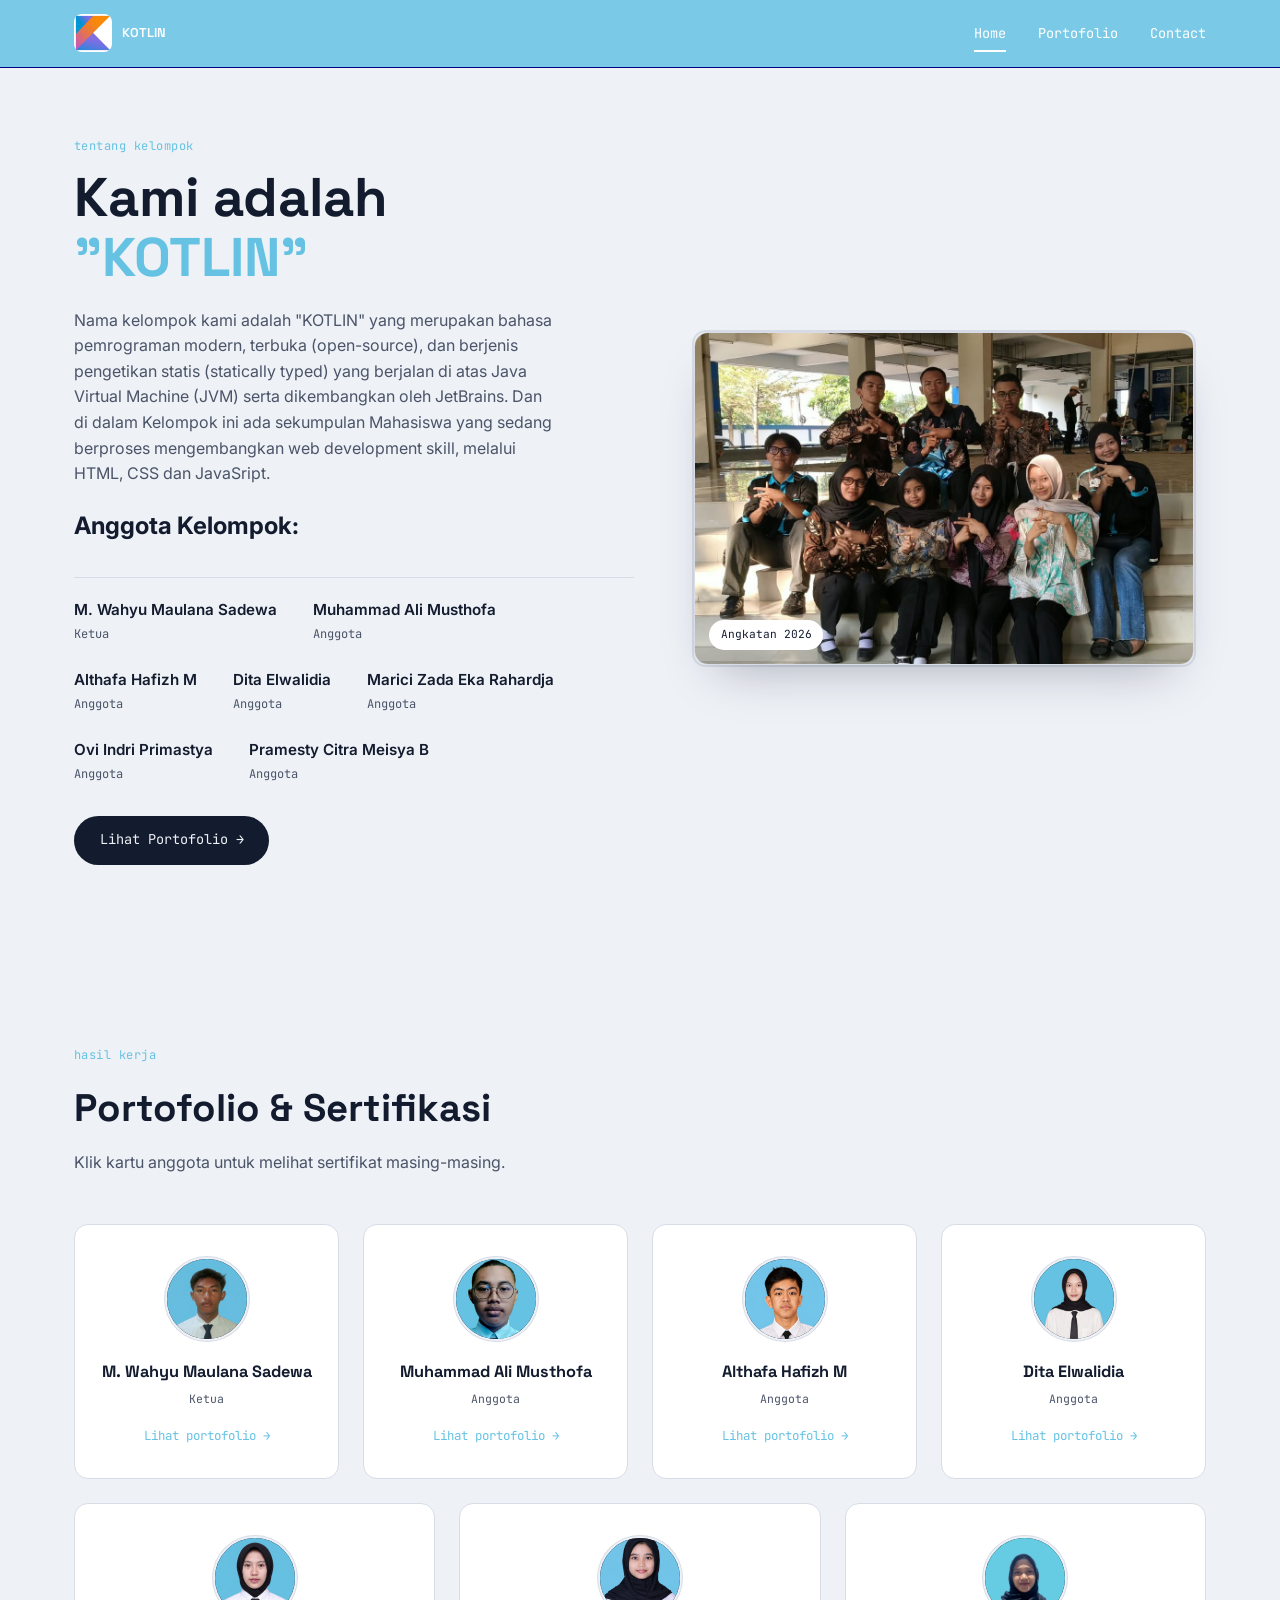
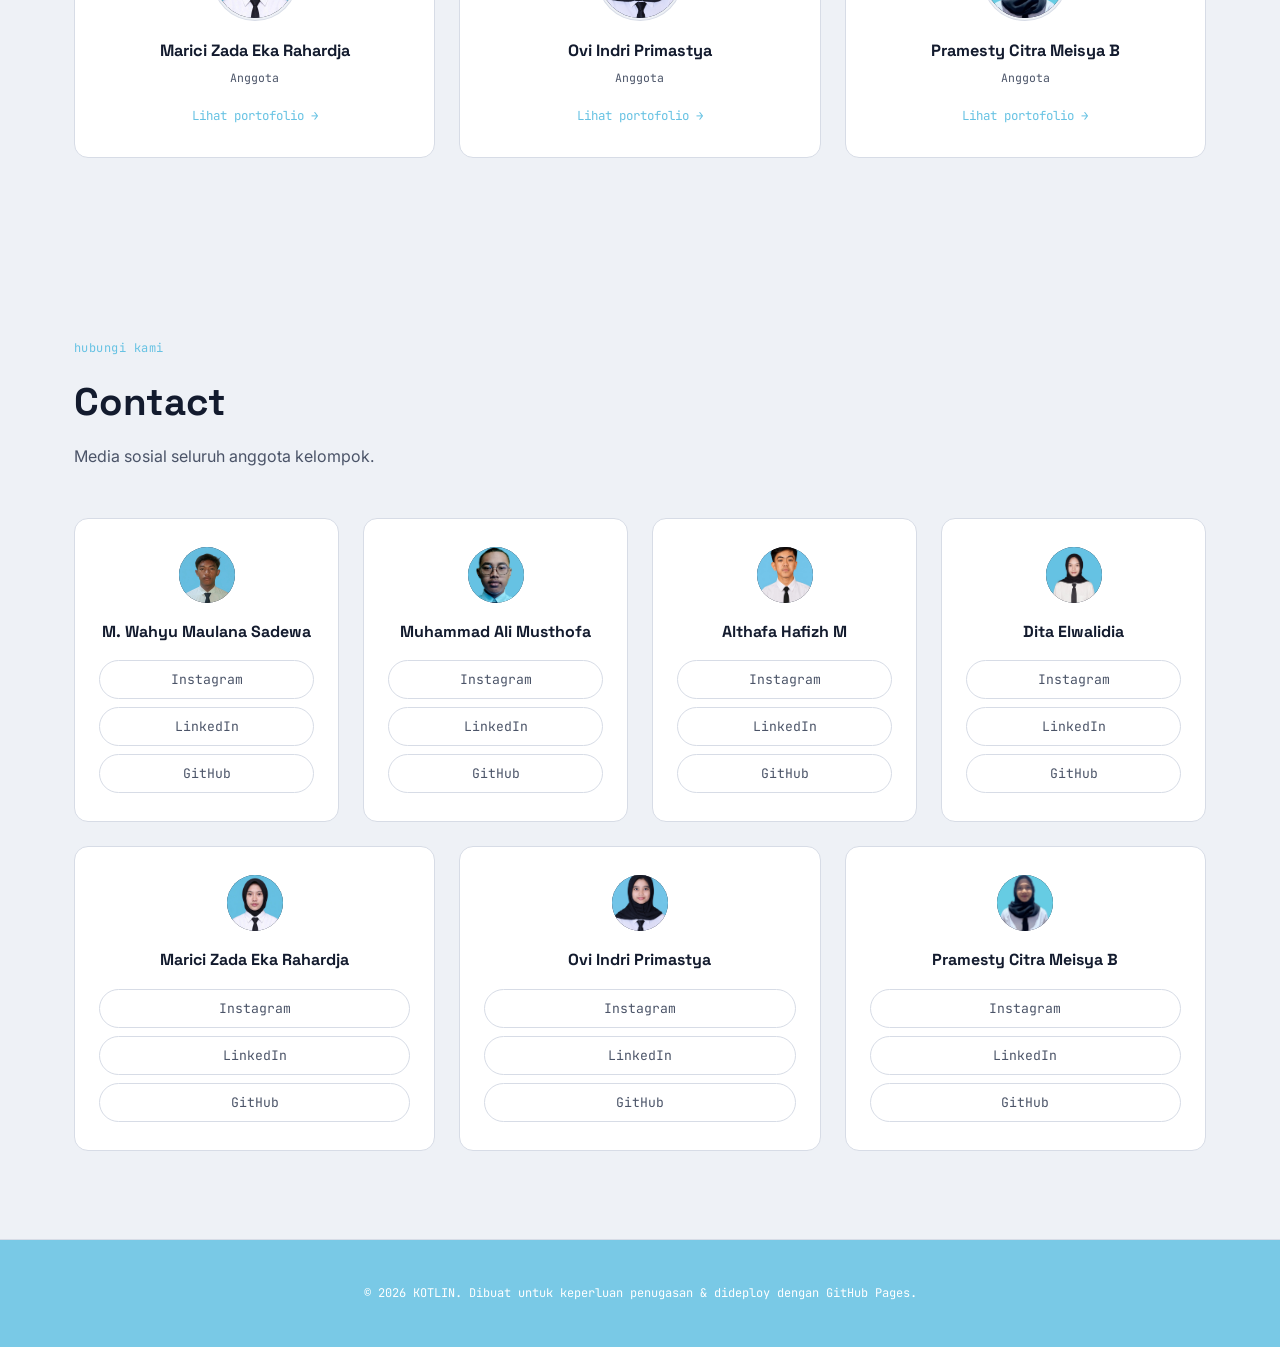
<file: index.html>
<!DOCTYPE html>
<html lang="id">
<head>
<meta charset="UTF-8">
<meta name="viewport" content="width=device-width, initial-scale=1.0">
<title>KOTLIN — Portofolio</title>

<link rel="preconnect" href="https://fonts.googleapis.com">
<link rel="preconnect" href="https://fonts.gstatic.com" crossorigin>
<link href="https://fonts.googleapis.com/css2?family=Space+Grotesk:wght@500;600;700&family=Inter:wght@400;500;600&family=JetBrains+Mono:wght@400;500&display=swap" rel="stylesheet">

<link rel="stylesheet" href="style.css">
</head>
<body>

<header class="navbar">
  <div class="navbar__inner">
    <a href="#home" class="logo">
      <span class="logo__mark">
        <img src="asset/logo.jpg" alt="Logo">
      </span>
      <span class="logo__text">KOTLIN<br></span>
    </a>

    <button class="navbar__toggle" id="navToggle" aria-label="Buka menu" aria-expanded="false">
      <span></span><span></span><span></span>
    </button>

    <nav class="navbar__menu" id="navMenu">
      <a href="#home" class="nav-link active">Home</a>
      <a href="#portofolio" class="nav-link">Portofolio</a>
      <a href="#contact" class="nav-link">Contact</a>
    </nav>
  </div>
</header>

<main>

  <section id="home" class="section hero">
    <div class="hero__inner">


      <div class="hero__content">
        <span class="eyebrow">Tentang Kelompok</span>
        <h1 class="hero__title">Kami adalah<br><span class="accent">"KOTLIN"</span></h1>
        <p class="hero__desc">
          Nama kelompok kami adalah "KOTLIN" yang merupakan bahasa pemrograman modern, terbuka (open-source), dan berjenis pengetikan statis (statically typed) yang berjalan di atas Java Virtual Machine (JVM) serta dikembangkan oleh JetBrains.
          Dan di dalam Kelompok ini ada sekumpulan Mahasiswa yang sedang berproses mengembangkan web development skill, melalui HTML, CSS dan JavaSript.
        </p>

        <h2 class="hero__members-title">Anggota Kelompok:</h2>

        <ul class="hero__members">
          
          <li>
            <span class="hero__members-name">M. Wahyu Maulana Sadewa</span>
            <span class="hero__members-role">Ketua</span>
          </li>
          <li>
            <span class="hero__members-name">Muhammad Ali Musthofa</span>
            <span class="hero__members-role">Anggota</span>
          </li>
          <li>
            <span class="hero__members-name">Althafa Hafizh M</span>
            <span class="hero__members-role">Anggota</span>
          </li>
          <li>
            <span class="hero__members-name">Dita Elwalidia</span>
            <span class="hero__members-role">Anggota</span>
          </li>
          <li>
            <span class="hero__members-name">Marici Zada Eka Rahardja</span>
            <span class="hero__members-role">Anggota</span>
          </li>
          <li>
            <span class="hero__members-name">Ovi Indri Primastya</span>
            <span class="hero__members-role">Anggota</span>
          </li>
          <li>
            <span class="hero__members-name">Pramesty Citra Meisya B</span>
            <span class="hero__members-role">Anggota</span>
          </li>
        </ul>

        <a href="#portofolio" class="btn">Lihat Portofolio →</a>
      </div>

      <div class="hero__media">
        <div class="hero__photo-frame">
          <img src="asset/foto.kelompok.jpg" alt="Foto kelompok" class="hero__photo">
          <span class="hero__photo-tag">Angkatan 2026</span>
        </div>
      </div>

    </div>
  </section>

  <section id="portofolio" class="section portfolio">
    <div class="section__header">
      <span class="eyebrow">Hasil Kerja</span>
      <h2 class="section__title">Portofolio &amp; Sertifikasi</h2>
      <p class="section__desc">Klik kartu anggota untuk melihat sertifikat masing-masing.</p>
    </div>

    <div class="portfolio__grid">

      <a href="sertifikasi/dewa.html" class="member-card">
        <div class="member-card__avatar">
          <img src="asset/foto.dewa.jpg" alt="Foto M. Wahyu Maulana Sadewa">
        </div>
        <h3 class="member-card__name">M. Wahyu Maulana Sadewa</h3>
        <span class="member-card__role">Ketua</span>
        <span class="member-card__cta">Lihat portofolio →</span>
      </a>

      <a href="sertifikasi/ali.html" class="member-card">
        <div class="member-card__avatar">
          <img src="asset/foto.ali.jpg" alt="Foto Muhammad Ali Musthofa">
        </div>
        <h3 class="member-card__name">Muhammad Ali Musthofa</h3>
        <span class="member-card__role">Anggota</span>
        <span class="member-card__cta">Lihat portofolio →</span>
      </a>

      <a href="sertifikasi/althafa.html" class="member-card">
        <div class="member-card__avatar member-card__avatar--initial">
          <img src="asset/foto.althafa.jpg" alt="Foto Althafa Hafizh M">
        </div>
        <h3 class="member-card__name">Althafa Hafizh M</h3>
        <span class="member-card__role">Anggota</span>
        <span class="member-card__cta">Lihat portofolio →</span>
      </a>

      <a href="sertifikasi/dita.html" class="member-card">
        <div class="member-card__avatar">
          <img src="asset/foto.dita.jpg" alt="Foto Dita Elwalidia">
        </div>
        <h3 class="member-card__name">Dita Elwalidia</h3>
        <span class="member-card__role">Anggota</span>
        <span class="member-card__cta">Lihat portofolio →</span>
      </a>

      <a href="sertifikasi/marici.html" class="member-card">
        <div class="member-card__avatar member-card__avatar--initial">
          <img src="asset/foto.marici.jpg" alt="Foto Marici Zada Eka Rahardja">
        </div>
        <h3 class="member-card__name">Marici Zada Eka Rahardja</h3>
        <span class="member-card__role">Anggota</span>
        <span class="member-card__cta">Lihat portofolio →</span>
      </a>

      <a href="sertifikasi/ovi.html" class="member-card">
        <div class="member-card__avatar">
          <img src="asset/foto.ovi.jpg" alt="Foto Ovi Indri Primastya">
        </div>
        <h3 class="member-card__name">Ovi Indri Primastya</h3>
        <span class="member-card__role">Anggota</span>
        <span class="member-card__cta">Lihat portofolio →</span>
      </a>

      <a href="/sertifikasi/pramesty.html" class="member-card">
        <div class="member-card__avatar member-card__avatar--initial">
          <img src="asset/foto.pramesty.jpg" alt="Foto Pramesty Citra Meisya B">
        </div>
        <h3 class="member-card__name">Pramesty Citra Meisya B</h3>
        <span class="member-card__role">Anggota</span>
        <span class="member-card__cta">Lihat portofolio →</span>
      </a>

    </div>
  </section>

  <section id="contact" class="section contact">
    <div class="section__header">
      <span class="eyebrow">Hubungi Kami</span>
      <h2 class="section__title">Contact</h2>
      <p class="section__desc">Media sosial seluruh anggota kelompok.</p>
    </div>

    
    <div class="contact__grid">
      <div class="contact-card">
        <div class="contact-card__avatar">
        <img src="asset/foto.dewa.jpg" class="profile-img"></img>
        </div>
        <h3 class="contact-card__name">M. Wahyu Maulana Sadewa</h3>
        <div class="contact-card__links">
          <a href="https://www.instagram.com/sdeewaa_/" target="_blank" rel="noopener">Instagram</a>
          <a href="https://www.linkedin.com/in/m-wahyu-maulana-sadewa-983bab42a?utm_source=share_via&utm_content=profile&utm_medium=member_android" target="_blank" rel="noopener">LinkedIn</a>
          <a href="https://github.com/Sadewa12-cmk" target="_blank" rel="noopener">GitHub</a>
        </div>
      </div>

      <div class="contact-card">
        <div class="contact-card__avatar">
          <img src="asset/foto.ali.jpg" class="profile-img"></img>
        </div>
        <h3 class="contact-card__name">Muhammad Ali Musthofa</h3>
        <div class="contact-card__links">
          <a href="https://www.instagram.com/_mstvyn.27/" target="_blank" rel="noopener">Instagram</a>
          <a href="https://www.linkedin.com/in/muhammad-ali-musthofa-439821411/" target="_blank" rel="noopener">LinkedIn</a>
          <a href="https://github.com/Ali-Musthofa05" target="_blank" rel="noopener">GitHub</a>
        </div>
      </div>

      <div class="contact-card">
        <div class="contact-card__avatar">
          <img src="asset/foto.althafa.jpg" class="profile-img"></img>
        </div>
        <h3 class="contact-card__name">Althafa Hafizh M</h3>
        <div class="contact-card__links">
          <a href="https://www.instagram.com/aalltza_/" target="_blank" rel="noopener">Instagram</a>
          <a href=" https://www.linkedin.com/in/althafa-hafizh-mahdafikria-ba757a42b?utm_source=share_via&utm_content=profile&utm_medium=member_android" target="_blank" rel="noopener">LinkedIn</a>
          <a href="https://github.com/althafahafizh-alt" target="_blank" rel="noopener">GitHub</a>
        </div>
      </div>

      <div class="contact-card">
        <div class="contact-card__avatar">
          <img src="asset/foto.dita.jpg" class="profile-img"></img>
        </div>
        <h3 class="contact-card__name">Dita Elwalidia</h3>
        <div class="contact-card__links">
          <a href="https://www.instagram.com/dthaelw/" target="_blank" rel="noopener">Instagram</a>
          <a href="https://www.linkedin.com/in/elwalidia-dita-569b63430/" target="_blank" rel="noopener">LinkedIn</a>
          <a href="https://github.com/ditaelwalidia-beep" target="_blank" rel="noopener">GitHub</a>
        </div>
      </div>

      <div class="contact-card">
        <div class="contact-card__avatar">
          <img src="asset/foto.marici.jpg" class="profile-img"></img>
        </div>
        <h3 class="contact-card__name">Marici Zada Eka Rahardja</h3>
        <div class="contact-card__links">
          <a href="https://www.instagram.com/marici.zada/" target="_blank" rel="noopener">Instagram</a>
          <a href="https://www.linkedin.com/in/marici-zada-0aa2653bb?utm_source=share_via&utm_content=profile&utm_medium=member_android" target="_blank" rel="noopener">LinkedIn</a>
          <a href="https://github.com/marici-zada" target="_blank" rel="noopener">GitHub</a>
        </div>
      </div>

      <div class="contact-card">
        <div class="contact-card__avatar">
          <img src="asset/foto.ovi.jpg" class="profile-img"></img>
        </div>
        <h3 class="contact-card__name">Ovi Indri Primastya</h3>
        <div class="contact-card__links">
          <a href="https://www.instagram.com/_oviindrii/" target="_blank" rel="noopener">Instagram</a>
          <a href="https://www.linkedin.com/in/ovi-indri-primastya-86541b42b?utm_source=share_via&utm_content=profile&utm_medium=member_ios" target="_blank" rel="noopener">LinkedIn</a>
          <a href="https://github.com/Oviindrii" target="_blank" rel="noopener">GitHub</a>
        </div>
      </div>

      <div class="contact-card">
        <div class="contact-card__avatar">
          <img src="asset/foto.pramesty.jpg" class="profile-img"></img>
        </div>
        <h3 class="contact-card__name">Pramesty Citra Meisya B</h3>
        <div class="contact-card__links">
          <a href="https://www.instagram.com/prstcm/" target="_blank" rel="noopener">Instagram</a>
          <a href="https://www.linkedin.com/in/pramesty-citra-meisya-abbaaa3a1?utm_source=share_via&utm_content=profile&utm_medium=member_android" target="_blank" rel="noopener">LinkedIn</a>
          <a href="https://github.com/PramestyCitra" target="_blank" rel="noopener">GitHub</a>
        </div>
      </div>

    </div>
  </section>

</main>

<footer class="footer">
  <p>© 2026 KOTLIN. Dibuat untuk keperluan penugasan &amp; dideploy dengan GitHub Pages.</p>
</footer>

<script src="script.js"></script>
</body>
</html>
</file>
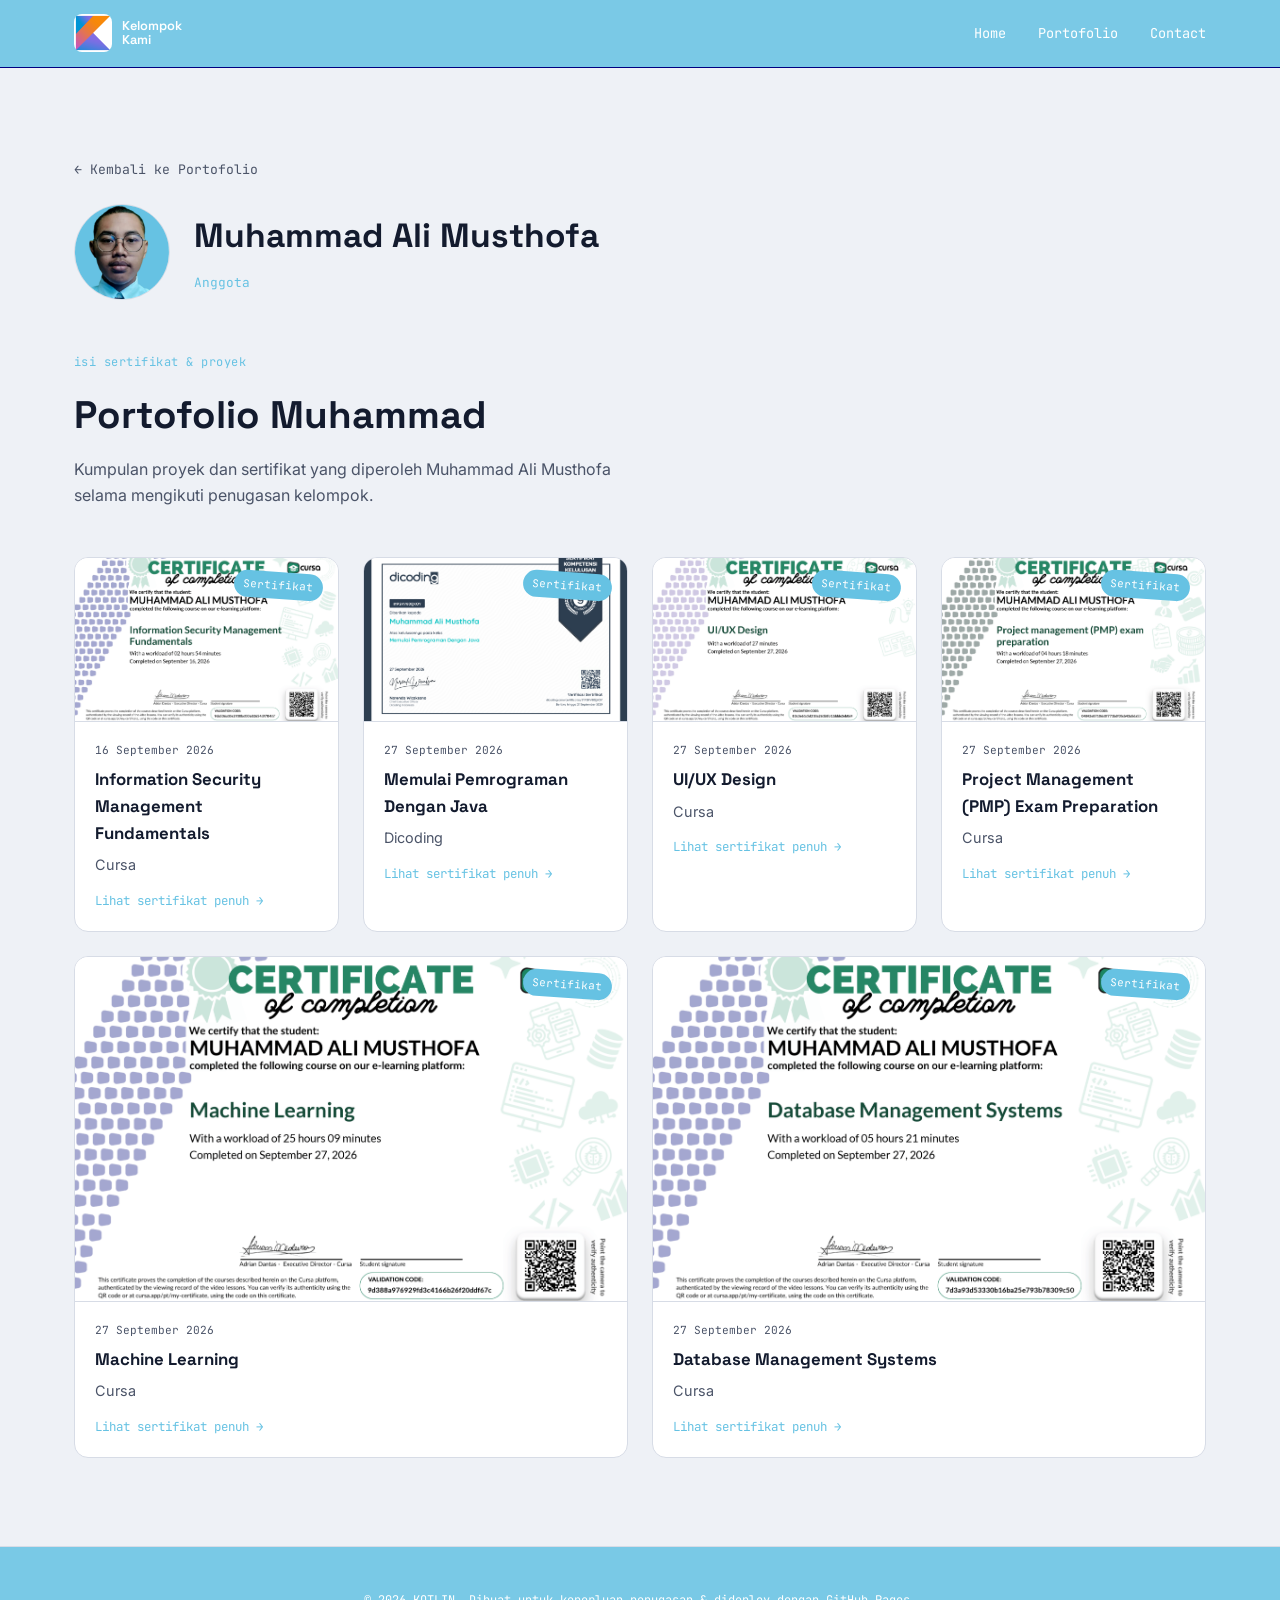
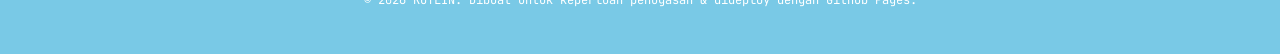
<file: sertifikasi/ali.html>
<!DOCTYPE html>
<html lang="id">
<head>
<meta charset="UTF-8">
<meta name="viewport" content="width=device-width, initial-scale=1.0">
<title>Muhammad Ali Musthofa — Portofolio &amp; Sertifikat | KOTLIN</title>

<link rel="preconnect" href="https://fonts.googleapis.com">
<link rel="preconnect" href="https://fonts.gstatic.com" crossorigin>
<link href="https://fonts.googleapis.com/css2?family=Space+Grotesk:wght@500;600;700&family=Inter:wght@400;500;600&family=JetBrains+Mono:wght@400;500&display=swap" rel="stylesheet">

<link rel="stylesheet" href="../style.css">
</head>
<body>

<header class="navbar">
  <div class="navbar__inner">
    <a href="../index.html" class="logo">
      <span class="logo__mark">
        <img src="../asset/logo.jpg" alt="Logo">
      </span>
      <span class="logo__text">Kelompok<br>Kami</span>
    </a>

    <button class="navbar__toggle" id="navToggle" aria-label="Buka menu" aria-expanded="false">
      <span></span><span></span><span></span>
    </button>

    <nav class="navbar__menu" id="navMenu">
      <a href="../index.html#home" class="nav-link">Home</a>
      <a href="../index.html#portofolio" class="nav-link active">Portofolio</a>
      <a href="../index.html#contact" class="nav-link">Contact</a>
    </nav>
  </div>
</header>

<main>
  <section class="section">

    <a href="../index.html#portofolio" class="back-link">← Kembali ke Portofolio</a>

    <div class="member-hero">
      <div class="member-hero__avatar">
        <img src="../asset/foto.ali.jpg" alt="Foto Muhammad Ali Musthofa">
      </div>
      <div>
        <h1 class="member-hero__name">Muhammad Ali Musthofa</h1>
        <span class="member-hero__role">Anggota</span>
      </div>
    </div>

    <div class="section__header">
      <span class="eyebrow">Isi Sertifikat &amp; Proyek</span>
      <h2 class="section__title">Portofolio Muhammad</h2>
      <p class="section__desc">Kumpulan proyek dan sertifikat yang diperoleh Muhammad Ali Musthofa selama mengikuti penugasan kelompok.</p>
    </div>

    <div class="portfolio__grid">

      <article class="card">
        <span class="card__stamp card__stamp--cert">Sertifikat</span>
        <div class="card__thumb">
          <a href="/asset/sertifikat/sertifikat(1)-ali.jpg" target="_blank" rel="noopener">
            <img src="/asset/sertifikat/sertifikat(1)-ali.jpg" alt="Sertifikat Muhammad Ali Musthofa">
          </a>
        </div>
        <div class="card__body">
          <span class="card__meta">16 September 2026</span>
          <h3 class="card__title">Information Security Management Fundamentals</h3>
          <p class="card__text">Cursa</p>
          <a href="/asset/sertifikat/sertifikat(1)-ali.jpg" target="_blank" rel="noopener" class="card__link">Lihat sertifikat penuh →</a>
        </div>
      </article>

      <article class="card">
        <span class="card__stamp card__stamp--cert">Sertifikat</span>
        <div class="card__thumb">
          <a href="/asset/sertifikat/sertifikat(2)-ali.jpg" target="_blank" rel="noopener">
            <img src="/asset/sertifikat/sertifikat(2)-ali.jpg" alt="Sertifikat Muhammad Ali Musthofa">
          </a>
        </div>
        <div class="card__body">
          <span class="card__meta">27 September 2026</span>
          <h3 class="card__title">Memulai Pemrograman Dengan Java</h3>
          <p class="card__text">Dicoding</p>
          <a href="https://www.dicoding.com/certificates/81P2KV80QXOY" target="_blank" rel="noopener" class="card__link">Lihat sertifikat penuh →</a>
        </div>
      </article>

      <article class="card">
        <span class="card__stamp card__stamp--cert">Sertifikat</span>
        <div class="card__thumb">
          <a href="/asset/sertifikat/sertifikat(3)-ali.jpg" target="_blank" rel="noopener">
            <img src="/asset/sertifikat/sertifikat(3)-ali.jpg" alt="Sertifikat Muhammad Ali Musthofa">
          </a>
        </div>
        <div class="card__body">
          <span class="card__meta">27 September 2026</span>
          <h3 class="card__title">UI/UX Design</h3>
          <p class="card__text">Cursa</p>
          <a href="/asset/sertifikat/sertifikat(3)-ali.jpg" target="_blank" rel="noopener" class="card__link">Lihat sertifikat penuh →</a>
        </div>
      </article>

      <article class="card">
        <span class="card__stamp card__stamp--cert">Sertifikat</span>
        <div class="card__thumb">
          <a href="/asset/sertifikat/sertifikat(4)-ali.jpg" target="_blank" rel="noopener">
            <img src="/asset/sertifikat/sertifikat(4)-ali.jpg" alt="Sertifikat Muhammad Ali Musthofa">
          </a>
        </div>
        <div class="card__body">
          <span class="card__meta">27 September 2026</span>
          <h3 class="card__title">Project Management (PMP) Exam Preparation</h3>
          <p class="card__text">Cursa</p>
          <a href="/asset/sertifikat/sertifikat(4)-ali.jpg" target="_blank" rel="noopener" class="card__link">Lihat sertifikat penuh →</a>
        </div>
      </article>

      <article class="card">
        <span class="card__stamp card__stamp--cert">Sertifikat</span>
        <div class="card__thumb">
          <a href="/asset/sertifikat/sertifikat(5)-ali.jpg" target="_blank" rel="noopener">
            <img src="/asset/sertifikat/sertifikat(5)-ali.jpg" alt="Sertifikat Muhammad Ali Musthofa">
          </a>
        </div>
        <div class="card__body">
          <span class="card__meta">27 September 2026</span>
          <h3 class="card__title">Machine Learning</h3>
          <p class="card__text">Cursa</p>
          <a href="/asset/sertifikat/sertifikat(5)-ali.jpg" target="_blank" rel="noopener" class="card__link">Lihat sertifikat penuh →</a>
        </div>
      </article>

      <article class="card">
        <span class="card__stamp card__stamp--cert">Sertifikat</span>
        <div class="card__thumb">
          <a href="/asset/sertifikat/sertifikat(6)-ali.jpg" target="_blank" rel="noopener">
            <img src="/asset/sertifikat/sertifikat(6)-ali.jpg" alt="Sertifikat Muhammad Ali Musthofa">
          </a>
        </div>
        <div class="card__body">
          <span class="card__meta">27 September 2026</span>
          <h3 class="card__title">Database Management Systems</h3>
          <p class="card__text">Cursa</p>
          <a href="/asset/sertifikat/sertifikat(6)-ali.jpg" target="_blank" rel="noopener" class="card__link">Lihat sertifikat penuh →</a>
        </div>
      </article>

    </div>
  </section>
</main>

<footer class="footer">
  <p>© 2026 KOTLIN. Dibuat untuk keperluan penugasan &amp; dideploy dengan GitHub Pages.</p>
</footer>

<script src="../script.js"></script>
</body>
</html>
</file>
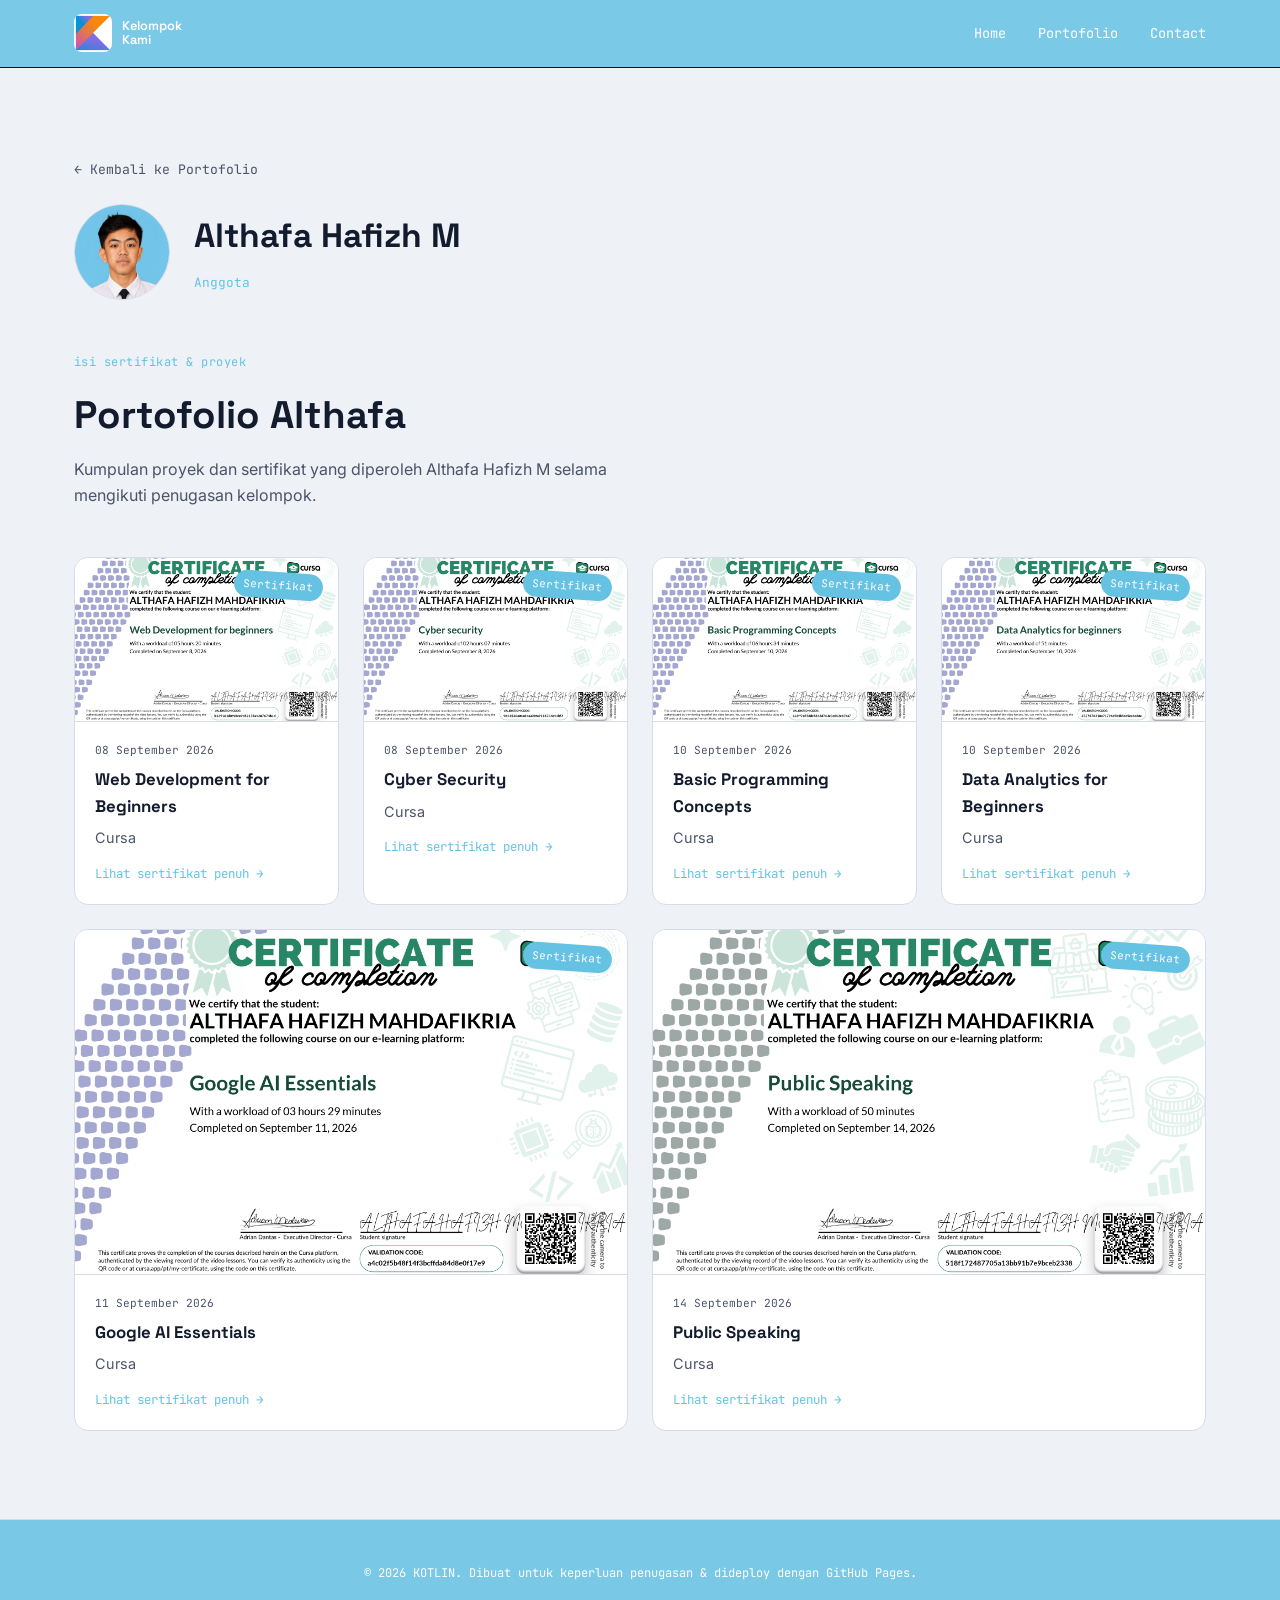
<file: sertifikasi/althafa.html>
<!DOCTYPE html>
<html lang="id">
<head>
<meta charset="UTF-8">
<meta name="viewport" content="width=device-width, initial-scale=1.0">
<title>Althafa Hafizh M — Portofolio &amp; Sertifikat | KOTLIN</title>

<link rel="preconnect" href="https://fonts.googleapis.com">
<link rel="preconnect" href="https://fonts.gstatic.com" crossorigin>
<link href="https://fonts.googleapis.com/css2?family=Space+Grotesk:wght@500;600;700&family=Inter:wght@400;500;600&family=JetBrains+Mono:wght@400;500&display=swap" rel="stylesheet">

<link rel="stylesheet" href="../style.css">
</head>
<body>

<header class="navbar">
  <div class="navbar__inner">
    <a href="../index.html" class="logo">
      <span class="logo__mark">
        <img src="../asset/logo.jpg" alt="Logo">
      </span>
      <span class="logo__text">Kelompok<br>Kami</span>
    </a>

    <button class="navbar__toggle" id="navToggle" aria-label="Buka menu" aria-expanded="false">
      <span></span><span></span><span></span>
    </button>

    <nav class="navbar__menu" id="navMenu">
      <a href="../index.html#home" class="nav-link">Home</a>
      <a href="../index.html#portofolio" class="nav-link active">Portofolio</a>
      <a href="../index.html#contact" class="nav-link">Contact</a>
    </nav>
  </div>
</header>

<main>
  <section class="section">

    <a href="../index.html#portofolio" class="back-link">← Kembali ke Portofolio</a>

    <div class="member-hero">
      <div class="member-hero__avatar">
        <span style="display:grid;place-items:center;width:100%;height:100%;background:var(--ink);color:var(--paper);font-family:var(--font-mono);">
          <img src="/asset/foto.althafa.jpg" alt="Foto Althafa Hafizh M" style="width:100%;height:100%;object-fit:cover;">
        </span>
      </div>
      <div>
        <h1 class="member-hero__name">Althafa Hafizh M</h1>
        <span class="member-hero__role">Anggota</span>
      </div>
    </div>

    <div class="section__header">
      <span class="eyebrow">Isi Sertifikat &amp; Proyek</span>
      <h2 class="section__title">Portofolio Althafa</h2>
      <p class="section__desc">Kumpulan proyek dan sertifikat yang diperoleh Althafa Hafizh M selama mengikuti penugasan kelompok.</p>
    </div>

    <div class="portfolio__grid">

      <article class="card">
        <span class="card__stamp card__stamp--cert">Sertifikat</span>
        <div class="card__thumb">
          <a href="/asset/sertifikat/sertifikat(1)-althafa.jpg" target="_blank" rel="noopener">
            <img src="/asset/sertifikat/sertifikat(1)-althafa.jpg" alt="Sertifikat Althafa Hafizh M">
          </a>
        </div>
        <div class="card__body">
          <span class="card__meta">08 September 2026</span>
          <h3 class="card__title">Web Development for Beginners</h3>
          <p class="card__text">Cursa</p>
          <a href="/asset/sertifikat/sertifikat(1)-althafa.jpg" target="_blank" rel="noopener" class="card__link">Lihat sertifikat penuh →</a>
        </div>
      </article>

      <article class="card">
        <span class="card__stamp card__stamp--cert">Sertifikat</span>
        <div class="card__thumb">
          <a href="/asset/sertifikat/sertifikat(2)-althafa.jpg" target="_blank" rel="noopener">
            <img src="/asset/sertifikat/sertifikat(2)-althafa.jpg" alt="Sertifikat Althafa Hafizh M">
          </a>
        </div>
        <div class="card__body">
          <span class="card__meta">08 September 2026</span>
          <h3 class="card__title">Cyber Security</h3>
          <p class="card__text">Cursa</p>
          <a href="/asset/sertifikat/sertifikat(2)-althafa.jpg" target="_blank" rel="noopener" class="card__link">Lihat sertifikat penuh →</a>
        </div>
      </article>

      <article class="card">
        <span class="card__stamp card__stamp--cert">Sertifikat</span>
        <div class="card__thumb">
          <a href="/asset/sertifikat/sertifikat(3)-althafa.jpg" target="_blank" rel="noopener">
            <img src="/asset/sertifikat/sertifikat(3)-althafa.jpg" alt="Sertifikat Althafa Hafizh M">
          </a>
        </div>
        <div class="card__body">
          <span class="card__meta">10 September 2026</span>
          <h3 class="card__title">Basic Programming Concepts</h3>
          <p class="card__text">Cursa</p>
          <a href="/asset/sertifikat/sertifikat(3)-althafa.jpg" target="_blank" rel="noopener" class="card__link">Lihat sertifikat penuh →</a>
        </div>
      </article>

      <article class="card">
        <span class="card__stamp card__stamp--cert">Sertifikat</span>
        <div class="card__thumb">
          <a href="/asset/sertifikat/sertifikat(4)-althafa.jpg" target="_blank" rel="noopener">
            <img src="/asset/sertifikat/sertifikat(4)-althafa.jpg" alt="Sertifikat Althafa Hafizh M">
          </a>
        </div>
        <div class="card__body">
          <span class="card__meta">10 September 2026</span>
          <h3 class="card__title">Data Analytics for Beginners</h3>
          <p class="card__text">Cursa</p>
          <a href="/asset/sertifikat/sertifikat(4)-althafa.jpg" target="_blank" rel="noopener" class="card__link">Lihat sertifikat penuh →</a>
        </div>
      </article>

      <article class="card">
        <span class="card__stamp card__stamp--cert">Sertifikat</span>
        <div class="card__thumb">
          <a href="/asset/sertifikat/sertifikat(5)-althafa.jpg" target="_blank" rel="noopener">
            <img src="/asset/sertifikat/sertifikat(5)-althafa.jpg" alt="Sertifikat Althafa Hafizh M">
          </a>
        </div>
        <div class="card__body">
          <span class="card__meta">11 September 2026</span>
          <h3 class="card__title">Google AI Essentials</h3>
          <p class="card__text">Cursa</p>
          <a href="/asset/sertifikat/sertifikat(5)-althafa.jpg" target="_blank" rel="noopener" class="card__link">Lihat sertifikat penuh →</a>
        </div>
      </article>

      <article class="card">
        <span class="card__stamp card__stamp--cert">Sertifikat</span>
        <div class="card__thumb">
          <a href="/asset/sertifikat/sertifikat(6)-althafa.jpg" target="_blank" rel="noopener">
            <img src="/asset/sertifikat/sertifikat(6)-althafa.jpg" alt="Sertifikat Althafa Hafizh M">
          </a>
        </div>
        <div class="card__body">
          <span class="card__meta">14 September 2026</span>
          <h3 class="card__title">Public Speaking</h3>
          <p class="card__text">Cursa</p>
          <a href="/asset/sertifikat/sertifikat(6)-althafa.jpg" target="_blank" rel="noopener" class="card__link">Lihat sertifikat penuh →</a>
        </div>
      </article>

    </div>
  </section>
</main>

<footer class="footer">
  <p>© 2026 KOTLIN. Dibuat untuk keperluan penugasan &amp; dideploy dengan GitHub Pages.</p>
</footer>

<script src="../script.js"></script>
</body>
</html>
</file>
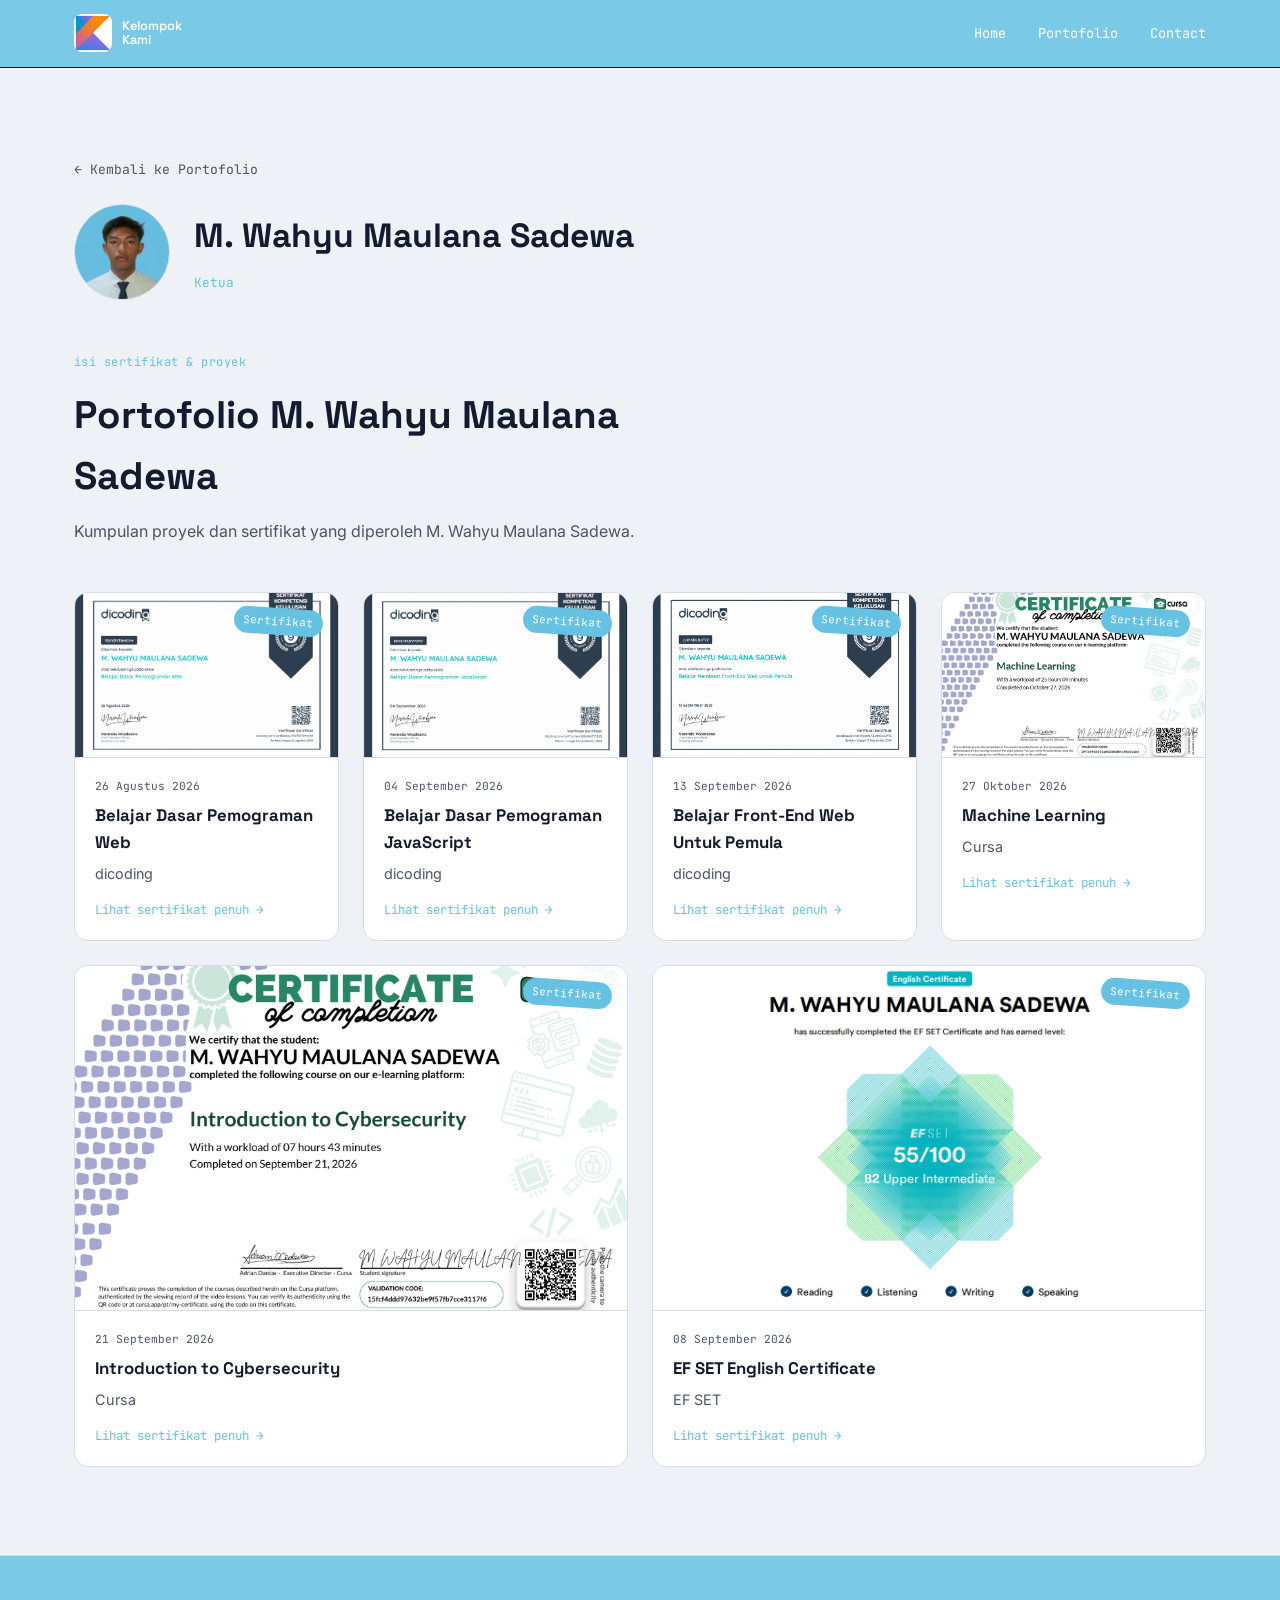
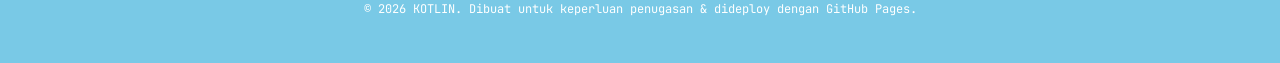
<file: sertifikasi/dewa.html>
<!DOCTYPE html>
<html lang="id">
<head>
<meta charset="UTF-8">
<meta name="viewport" content="width=device-width, initial-scale=1.0">
<title>M. Wahyu Maulana Sadewa — Portofolio &amp; Sertifikat | KOTLIN</title>

<link rel="preconnect" href="https://fonts.googleapis.com">
<link rel="preconnect" href="https://fonts.gstatic.com" crossorigin>
<link href="https://fonts.googleapis.com/css2?family=Space+Grotesk:wght@500;600;700&family=Inter:wght@400;500;600&family=JetBrains+Mono:wght@400;500&display=swap" rel="stylesheet">

<link rel="stylesheet" href="../style.css">
</head>
<body>

<header class="navbar">
  <div class="navbar__inner">
    <a href="../index.html" class="logo">
      <span class="logo__mark">
        <img src="../asset/logo.jpg" alt="Logo">
      </span>
      <span class="logo__text">Kelompok<br>Kami</span>
    </a>

    <button class="navbar__toggle" id="navToggle" aria-label="Buka menu" aria-expanded="false">
      <span></span><span></span><span></span>
    </button>

    <nav class="navbar__menu" id="navMenu">
      <a href="../index.html#home" class="nav-link">Home</a>
      <a href="../index.html#portofolio" class="nav-link active">Portofolio</a>
      <a href="../index.html#contact" class="nav-link">Contact</a>
    </nav>
  </div>
</header>

<main>
  <section class="section">

    <a href="../index.html#portofolio" class="back-link">← Kembali ke Portofolio</a>

    <div class="member-hero">
      <div class="member-hero__avatar">
        <img src="../asset/foto.dewa.jpg" alt="Foto M. Wahyu Maulana Sadewa">
      </div>
      <div>
        <h1 class="member-hero__name">M. Wahyu Maulana Sadewa</h1>
        <span class="member-hero__role">Ketua</span>
      </div>
    </div>

    <div class="section__header">
      <span class="eyebrow">Isi Sertifikat &amp; Proyek</span>
      <h2 class="section__title">Portofolio M. Wahyu Maulana Sadewa</h2>
      <p class="section__desc">Kumpulan proyek dan sertifikat yang diperoleh M. Wahyu Maulana Sadewa.</p>
    </div>

    <div class="portfolio__grid">

      <article class="card">
        <span class="card__stamp card__stamp--cert">Sertifikat</span>
        <div class="card__thumb">
          <a href="/asset/sertifikat/sertifikat(1)-dewa.jpg" target="_blank" rel="noopener">
            <img src="/asset/sertifikat/sertifikat(1)-dewa.jpg" alt="Sertifikat M. Wahyu Maulana Sadewa">
          </a>
        </div>
        <div class="card__body">
          <span class="card__meta">26 Agustus 2026</span>
          <h3 class="card__title">Belajar Dasar Pemograman Web</h3>
          <p class="card__text">dicoding</p>
          <a href="https://www.dicoding.com/certificates/1RXYDY39MXVM" target="_blank" rel="noopener" class="card__link">Lihat sertifikat penuh →</a>
        </div>
      </article>

      <article class="card">
        <span class="card__stamp card__stamp--cert">Sertifikat</span>
        <div class="card__thumb">
          <a href="/asset/sertifikat/sertifikat(2)-dewa.jpg" target="_blank" rel="noopener">
            <img src="/asset/sertifikat/sertifikat(2)-dewa.jpg" alt="Sertifikat M. Wahyu Maulana Sadewa">
          </a>
        </div>
        <div class="card__body">
          <span class="card__meta">04 September 2026</span>
          <h3 class="card__title">Belajar Dasar Pemograman JavaScript</h3>
          <p class="card__text">dicoding</p>
          <a href="https://www.dicoding.com/certificates/KEXLMGOYYZG2" target="_blank" rel="noopener" class="card__link">Lihat sertifikat penuh →</a>
        </div>
      </article>

      <article class="card">
        <span class="card__stamp card__stamp--cert">Sertifikat</span>
        <div class="card__thumb">
          <a href="/asset/sertifikat/sertifikat(3)-dewa.jpg" target="_blank" rel="noopener">
            <img src="/asset/sertifikat/sertifikat(3)-dewa.jpg" alt="Sertifikat M. Wahyu Maulana Sadewa">
          </a>
        </div>
        <div class="card__body">
          <span class="card__meta">13 September 2026</span>
          <h3 class="card__title">Belajar Front-End Web Untuk Pemula</h3>
          <p class="card__text">dicoding</p>
          <a href="https://www.dicoding.com/dicodingassets/coursecertificate/010f17f599d7751b4532a2ec2aeca51f6f0771c9/view" target="_blank" rel="noopener" class="card__link">Lihat sertifikat penuh →</a>
        </div>
      </article>

      <article class="card">
        <span class="card__stamp card__stamp--cert">Sertifikat</span>
        <div class="card__thumb">
          <a href="/asset/sertifikat/sertifikat(4)-dewa.jpg" target="_blank" rel="noopener">
            <img src="/asset/sertifikat/sertifikat(4)-dewa.jpg" alt="Sertifikat M. Wahyu Maulana Sadewa">
          </a>
        </div>
        <div class="card__body">
          <span class="card__meta">27 Oktober 2026</span>
          <h3 class="card__title">Machine Learning</h3>
          <p class="card__text">Cursa</p>
          <a href="/asset/sertifikat/sertifikat(4)-dewa.jpg" target="_blank" rel="noopener" class="card__link">Lihat sertifikat penuh →</a>
        </div>
      </article>

      <article class="card">
        <span class="card__stamp card__stamp--cert">Sertifikat</span>
        <div class="card__thumb">
          <a href="/asset/sertifikat/sertifikat(5)-dewa.jpg" target="_blank" rel="noopener">
            <img src="/asset/sertifikat/sertifikat(5)-dewa.jpg" alt="Sertifikat M. Wahyu Maulana Sadewa">
          </a>
        </div>
        <div class="card__body">
          <span class="card__meta">21 September 2026</span>
          <h3 class="card__title">Introduction to Cybersecurity</h3>
          <p class="card__text">Cursa</p>
          <a href="/asset/sertifikat/sertifikat(5)-dewa.jpg" target="_blank" rel="noopener" class="card__link">Lihat sertifikat penuh →</a>
        </div>
      </article>

      <article class="card">
        <span class="card__stamp card__stamp--cert">Sertifikat</span>
        <div class="card__thumb">
          <a href="https://cert.efset.org/en/Agsktn" target="_blank" rel="noopener">
            <img src="/asset/sertifikat/sertifikat(6)-dewa.jpg" alt="Sertifikat M. Wahyu Maulana Sadewa">
          </a>
        </div>
        <div class="card__body">
          <span class="card__meta">08 September 2026</span>
          <h3 class="card__title">EF SET English Certificate</h3>
          <p class="card__text">EF SET</p>
          <a href="https://cert.efset.org/en/Agsktn" target="_blank" rel="noopener" class="card__link">Lihat sertifikat penuh →</a>
        </div>
      </article>

    </div>
  </section>
</main>

<footer class="footer">
  <p>© 2026 KOTLIN. Dibuat untuk keperluan penugasan &amp; dideploy dengan GitHub Pages.</p>
</footer>

<script src="../script.js"></script>
</body>
</html>
</file>
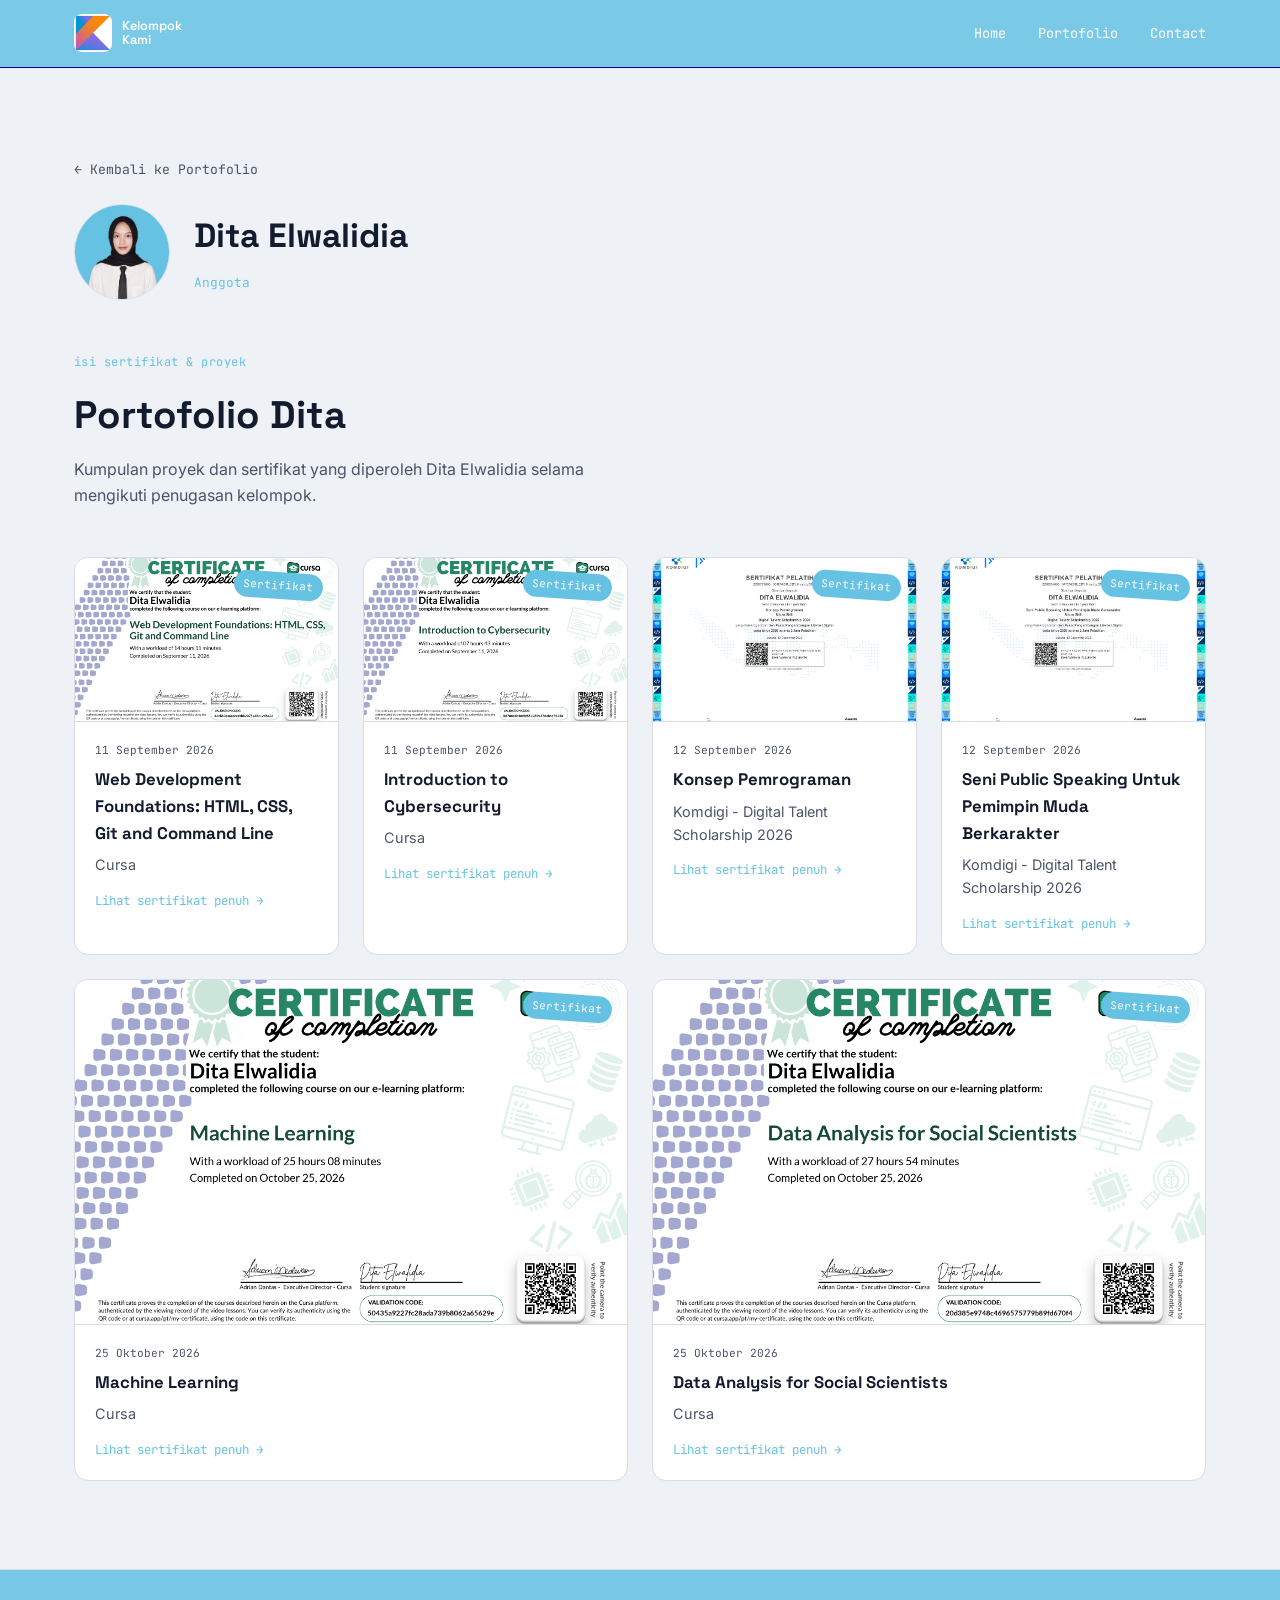
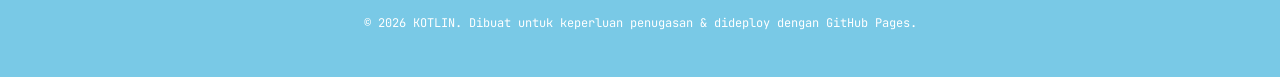
<file: sertifikasi/dita.html>
<!DOCTYPE html>
<html lang="id">
<head>
<meta charset="UTF-8">
<meta name="viewport" content="width=device-width, initial-scale=1.0">
<title>Dita Elwalidia — Portofolio &amp; Sertifikat | KOTLIN</title>

<link rel="preconnect" href="https://fonts.googleapis.com">
<link rel="preconnect" href="https://fonts.gstatic.com" crossorigin>
<link href="https://fonts.googleapis.com/css2?family=Space+Grotesk:wght@500;600;700&family=Inter:wght@400;500;600&family=JetBrains+Mono:wght@400;500&display=swap" rel="stylesheet">

<link rel="stylesheet" href="../style.css">
</head>
<body>

<header class="navbar">
  <div class="navbar__inner">
    <a href="../index.html" class="logo">
      <span class="logo__mark">
        <img src="../asset/logo.jpg" alt="Logo">
      </span>
      <span class="logo__text">Kelompok<br>Kami</span>
    </a>

    <button class="navbar__toggle" id="navToggle" aria-label="Buka menu" aria-expanded="false">
      <span></span><span></span><span></span>
    </button>

    <nav class="navbar__menu" id="navMenu">
      <a href="../index.html#home" class="nav-link">Home</a>
      <a href="../index.html#portofolio" class="nav-link active">Portofolio</a>
      <a href="../index.html#contact" class="nav-link">Contact</a>
    </nav>
  </div>
</header>

<main>
  <section class="section">

    <a href="../index.html#portofolio" class="back-link">← Kembali ke Portofolio</a>

    <div class="member-hero">
      <div class="member-hero__avatar">
        <img src="../asset/foto.dita.jpg" alt="Foto Dita Elwalidia">
      </div>
      <div>
        <h1 class="member-hero__name">Dita Elwalidia</h1>
        <span class="member-hero__role">Anggota</span>
      </div>
    </div>

    <div class="section__header">
      <span class="eyebrow">Isi Sertifikat &amp; Proyek</span>
      <h2 class="section__title">Portofolio Dita</h2>
      <p class="section__desc">Kumpulan proyek dan sertifikat yang diperoleh Dita Elwalidia selama mengikuti penugasan kelompok.</p>
    </div>

    <div class="portfolio__grid">

      <article class="card">
        <span class="card__stamp card__stamp--cert">Sertifikat</span>
        <div class="card__thumb">
          <a href="/asset/sertifikat/sertifikat(1)-dita.jpg" target="_blank" rel="noopener">
            <img src="/asset/sertifikat/sertifikat(1)-dita.jpg" alt="Sertifikat Dita Elwalidia">
          </a>
        </div>
        <div class="card__body">
          <span class="card__meta">11 September 2026</span>
          <h3 class="card__title">Web Development Foundations: HTML, CSS, Git and Command Line</h3>
          <p class="card__text">Cursa</p>
          <a href="/asset/sertifikat/sertifikat(1)-dita.jpg" target="_blank" rel="noopener" class="card__link">Lihat sertifikat penuh →</a>
        </div>
      </article>

      <article class="card">
        <span class="card__stamp card__stamp--cert">Sertifikat</span>
        <div class="card__thumb">
          <a href="/asset/sertifikat/sertifikat(2)-dita.jpg" target="_blank" rel="noopener">
            <img src="/asset/sertifikat/sertifikat(2)-dita.jpg" alt="Sertifikat Dita Elwalidia">
          </a>
        </div>
        <div class="card__body">
          <span class="card__meta">11 September 2026</span>
          <h3 class="card__title">Introduction to Cybersecurity</h3>
          <p class="card__text">Cursa</p>
          <a href="/asset/sertifikat/sertifikat(2)-dita.jpg" target="_blank" rel="noopener" class="card__link">Lihat sertifikat penuh →</a>
        </div>
      </article>

      <article class="card">
        <span class="card__stamp card__stamp--cert">Sertifikat</span>
        <div class="card__thumb">
          <a href="/asset/sertifikat/sertifikat(3)-dita.jpg" target="_blank" rel="noopener">
            <img src="/asset/sertifikat/sertifikat(3)-dita.jpg" alt="Sertifikat Dita Elwalidia">
          </a>
        </div>
        <div class="card__body">
          <span class="card__meta">12 September 2026</span>
          <h3 class="card__title">Konsep Pemrograman</h3>
          <p class="card__text">Komdigi - Digital Talent Scholarship 2026</p>
          <a href="/asset/sertifikat/sertifikat(3)-dita.jpg" target="_blank" rel="noopener" class="card__link">Lihat sertifikat penuh →</a>
        </div>
      </article>

      <article class="card">
        <span class="card__stamp card__stamp--cert">Sertifikat</span>
        <div class="card__thumb">
          <a href="/asset/sertifikat/sertifikat(4)-dita.jpg" target="_blank" rel="noopener">
            <img src="/asset/sertifikat/sertifikat(4)-dita.jpg" alt="Sertifikat Dita Elwalidia">
          </a>
        </div>
        <div class="card__body">
          <span class="card__meta">12 September 2026</span>
          <h3 class="card__title">Seni Public Speaking Untuk Pemimpin Muda Berkarakter</h3>
          <p class="card__text">Komdigi - Digital Talent Scholarship 2026</p>
          <a href="/asset/sertifikat/sertifikat(4)-dita.jpg" target="_blank" rel="noopener" class="card__link">Lihat sertifikat penuh →</a>
        </div>
      </article>

      <article class="card">
        <span class="card__stamp card__stamp--cert">Sertifikat</span>
        <div class="card__thumb">
          <a href="/asset/sertifikat/sertifikat(5)-dita.jpg" target="_blank" rel="noopener">
            <img src="/asset/sertifikat/sertifikat(5)-dita.jpg" alt="Sertifikat Dita Elwalidia">
          </a>
        </div>
        <div class="card__body">
          <span class="card__meta">25 Oktober 2026</span>
          <h3 class="card__title">Machine Learning</h3>
          <p class="card__text">Cursa</p>
          <a href="/asset/sertifikat/sertifikat(5)-dita.jpg" target="_blank" rel="noopener" class="card__link">Lihat sertifikat penuh →</a>
        </div>
      </article>

      <article class="card">
        <span class="card__stamp card__stamp--cert">Sertifikat</span>
        <div class="card__thumb">
          <a href="/asset/sertifikat/sertifikat(6)-dita.jpg" target="_blank" rel="noopener">
            <img src="/asset/sertifikat/sertifikat(6)-dita.jpg" alt="Sertifikat Dita Elwalidia">
          </a>
        </div>
        <div class="card__body">
          <span class="card__meta">25 Oktober 2026</span>
          <h3 class="card__title">Data Analysis for Social Scientists</h3>
          <p class="card__text">Cursa</p>
          <a href="/asset/sertifikat/sertifikat(6)-dita.jpg" target="_blank" rel="noopener" class="card__link">Lihat sertifikat penuh →</a>
        </div>
      </article>

    </div>
  </section>
</main>

<footer class="footer">
  <p>© 2026 KOTLIN. Dibuat untuk keperluan penugasan &amp; dideploy dengan GitHub Pages.</p>
</footer>

<script src="../script.js"></script>
</body>
</html>
</file>
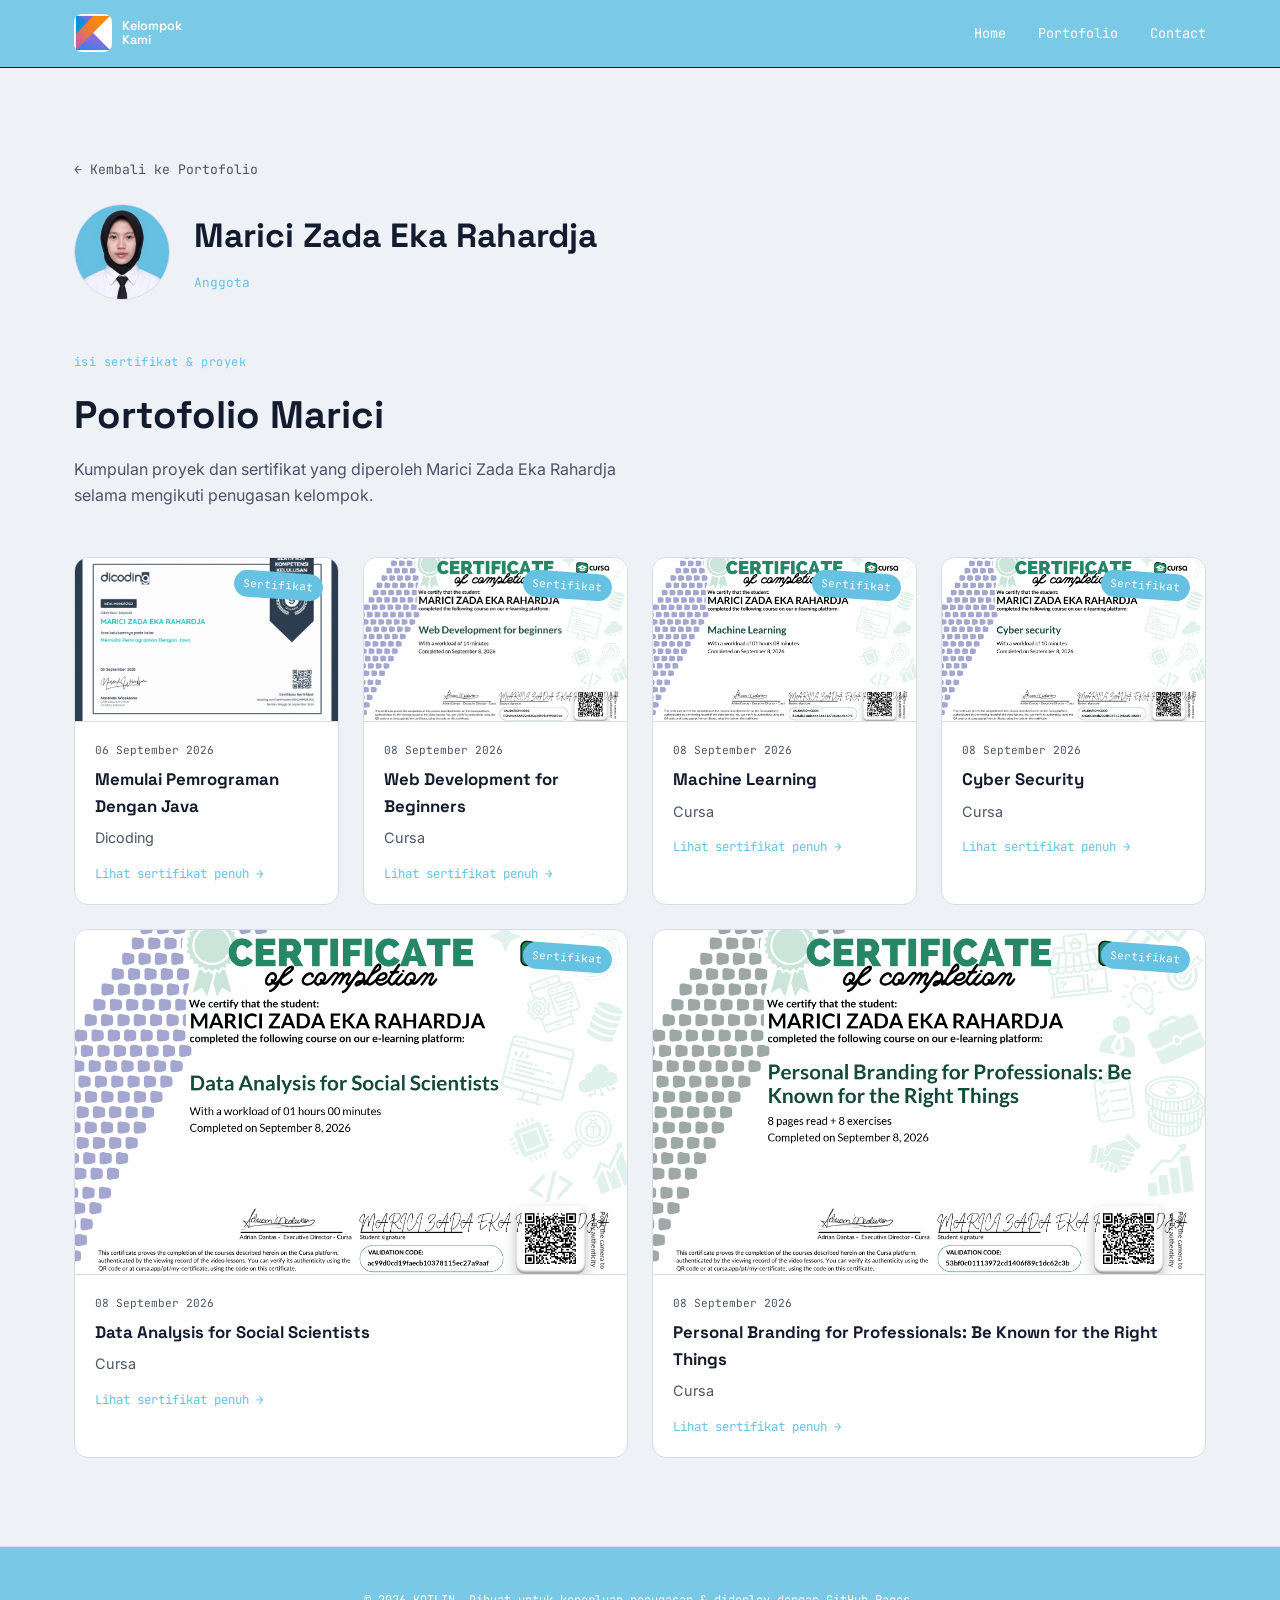
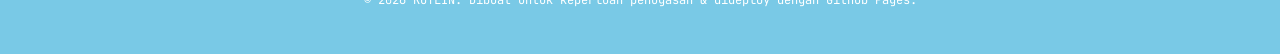
<file: sertifikasi/marici.html>
<!DOCTYPE html>
<html lang="id">
<head>
<meta charset="UTF-8">
<meta name="viewport" content="width=device-width, initial-scale=1.0">
<title>Marici Zada Eka Rahardja — Portofolio &amp; Sertifikat | KOTLIN</title>

<link rel="preconnect" href="https://fonts.googleapis.com">
<link rel="preconnect" href="https://fonts.gstatic.com" crossorigin>
<link href="https://fonts.googleapis.com/css2?family=Space+Grotesk:wght@500;600;700&family=Inter:wght@400;500;600&family=JetBrains+Mono:wght@400;500&display=swap" rel="stylesheet">

<link rel="stylesheet" href="../style.css">
</head>
<body>

<header class="navbar">
  <div class="navbar__inner">
    <a href="../index.html" class="logo">
      <span class="logo__mark">
        <img src="../asset/logo.jpg" alt="Logo">
      </span>
      <span class="logo__text">Kelompok<br>Kami</span>
    </a>

    <button class="navbar__toggle" id="navToggle" aria-label="Buka menu" aria-expanded="false">
      <span></span><span></span><span></span>
    </button>

    <nav class="navbar__menu" id="navMenu">
      <a href="../index.html#home" class="nav-link">Home</a>
      <a href="../index.html#portofolio" class="nav-link active">Portofolio</a>
      <a href="../index.html#contact" class="nav-link">Contact</a>
    </nav>
  </div>
</header>

<main>
  <section class="section">

    <a href="../index.html#portofolio" class="back-link">← Kembali ke Portofolio</a>

    <div class="member-hero">
      <div class="member-hero__avatar">
        <span style="display:grid;place-items:center;width:100%;height:100%;background:var(--ink);color:var(--paper);font-family:var(--font-mono);">
          <img src="/asset/foto.marici.jpg" alt="Foto Marici Zada Eka Rahardja" style="width:100%;height:100%;object-fit:cover;">
        </span>
      </div>
      <div>
        <h1 class="member-hero__name">Marici Zada Eka Rahardja</h1>
        <span class="member-hero__role">Anggota</span>
      </div>
    </div>

    <div class="section__header">
      <span class="eyebrow">Isi Sertifikat &amp; Proyek</span>
      <h2 class="section__title">Portofolio Marici</h2>
      <p class="section__desc">Kumpulan proyek dan sertifikat yang diperoleh Marici Zada Eka Rahardja selama mengikuti penugasan kelompok.</p>
    </div>

    <div class="portfolio__grid">

      <article class="card">
        <span class="card__stamp card__stamp--cert">Sertifikat</span>
        <div class="card__thumb">
          <a href="/asset/sertifikat/sertifikat(1)-marici.jpg" target="_blank" rel="noopener">
            <img src="/asset/sertifikat/sertifikat(1)-marici.jpg" alt="Sertifikat Marici Zada Eka Rahardja">
          </a>
        </div>
        <div class="card__body">
          <span class="card__meta">06 September 2026</span>
          <h3 class="card__title">Memulai Pemrograman Dengan Java</h3>
          <p class="card__text">Dicoding</p>
          <a href="https://www.dicoding.com/certificates/KEXLM99GRZG2" target="_blank" rel="noopener" class="card__link">Lihat sertifikat penuh →</a>
        </div>
      </article>

      <article class="card">
        <span class="card__stamp card__stamp--cert">Sertifikat</span>
        <div class="card__thumb">
          <a href="/asset/sertifikat/sertifikat(2)-marici.jpg" target="_blank" rel="noopener">
            <img src="/asset/sertifikat/sertifikat(2)-marici.jpg" alt="Sertifikat Marici Zada Eka Rahardja">
          </a>
        </div>
        <div class="card__body">
          <span class="card__meta">08 September 2026</span>
          <h3 class="card__title">Web Development for Beginners</h3>
          <p class="card__text">Cursa</p>
          <a href="/asset/sertifikat/sertifikat(2)-marici.jpg" target="_blank" rel="noopener" class="card__link">Lihat sertifikat penuh →</a>
        </div>
      </article>

      <article class="card">
        <span class="card__stamp card__stamp--cert">Sertifikat</span>
        <div class="card__thumb">
          <a href="/asset/sertifikat/sertifikat(3)-marici.jpg" target="_blank" rel="noopener">
            <img src="/asset/sertifikat/sertifikat(3)-marici.jpg" alt="Sertifikat Marici Zada Eka Rahardja">
          </a>
        </div>
        <div class="card__body">
          <span class="card__meta">08 September 2026</span>
          <h3 class="card__title">Machine Learning</h3>
          <p class="card__text">Cursa</p>
          <a href="/asset/sertifikat/sertifikat(3)-marici.jpg" target="_blank" rel="noopener" class="card__link">Lihat sertifikat penuh →</a>
        </div>
      </article>

      <article class="card">
        <span class="card__stamp card__stamp--cert">Sertifikat</span>
        <div class="card__thumb">
          <a href="/asset/sertifikat/sertifikat(4)-marici.jpg" target="_blank" rel="noopener">
            <img src="/asset/sertifikat/sertifikat(4)-marici.jpg" alt="Sertifikat Marici Zada Eka Rahardja">
          </a>
        </div>
        <div class="card__body">
          <span class="card__meta">08 September 2026</span>
          <h3 class="card__title">Cyber Security</h3>
          <p class="card__text">Cursa</p>
          <a href="/asset/sertifikat/sertifikat(4)-marici.jpg" target="_blank" rel="noopener" class="card__link">Lihat sertifikat penuh →</a>
        </div>
      </article>

      <article class="card">
        <span class="card__stamp card__stamp--cert">Sertifikat</span>
        <div class="card__thumb">
          <a href="/asset/sertifikat/sertifikat(5)-marici.jpg" target="_blank" rel="noopener">
            <img src="/asset/sertifikat/sertifikat(5)-marici.jpg" alt="Sertifikat Marici Zada Eka Rahardja">
          </a>
        </div>
        <div class="card__body">
          <span class="card__meta">08 September 2026</span>
          <h3 class="card__title">Data Analysis for Social Scientists</h3>
          <p class="card__text">Cursa</p>
          <a href="/asset/sertifikat/sertifikat(5)-marici.jpg" target="_blank" rel="noopener" class="card__link">Lihat sertifikat penuh →</a>
        </div>
      </article>

      <article class="card">
        <span class="card__stamp card__stamp--cert">Sertifikat</span>
        <div class="card__thumb">
          <a href="/asset/sertifikat/sertifikat(6)-marici.jpg" target="_blank" rel="noopener">
            <img src="/asset/sertifikat/sertifikat(6)-marici.jpg" alt="Sertifikat Marici Zada Eka Rahardja">
          </a>
        </div>
        <div class="card__body">
          <span class="card__meta">08 September 2026</span>
          <h3 class="card__title">Personal Branding for Professionals: Be Known for the Right Things</h3>
          <p class="card__text">Cursa</p>
          <a href="/asset/sertifikat/sertifikat(6)-marici.jpg" target="_blank" rel="noopener" class="card__link">Lihat sertifikat penuh →</a>
        </div>
      </article>

    </div>
  </section>
</main>

<footer class="footer">
  <p>© 2026 KOTLIN. Dibuat untuk keperluan penugasan &amp; dideploy dengan GitHub Pages.</p>
</footer>

<script src="../script.js"></script>
</body>
</html>
</file>
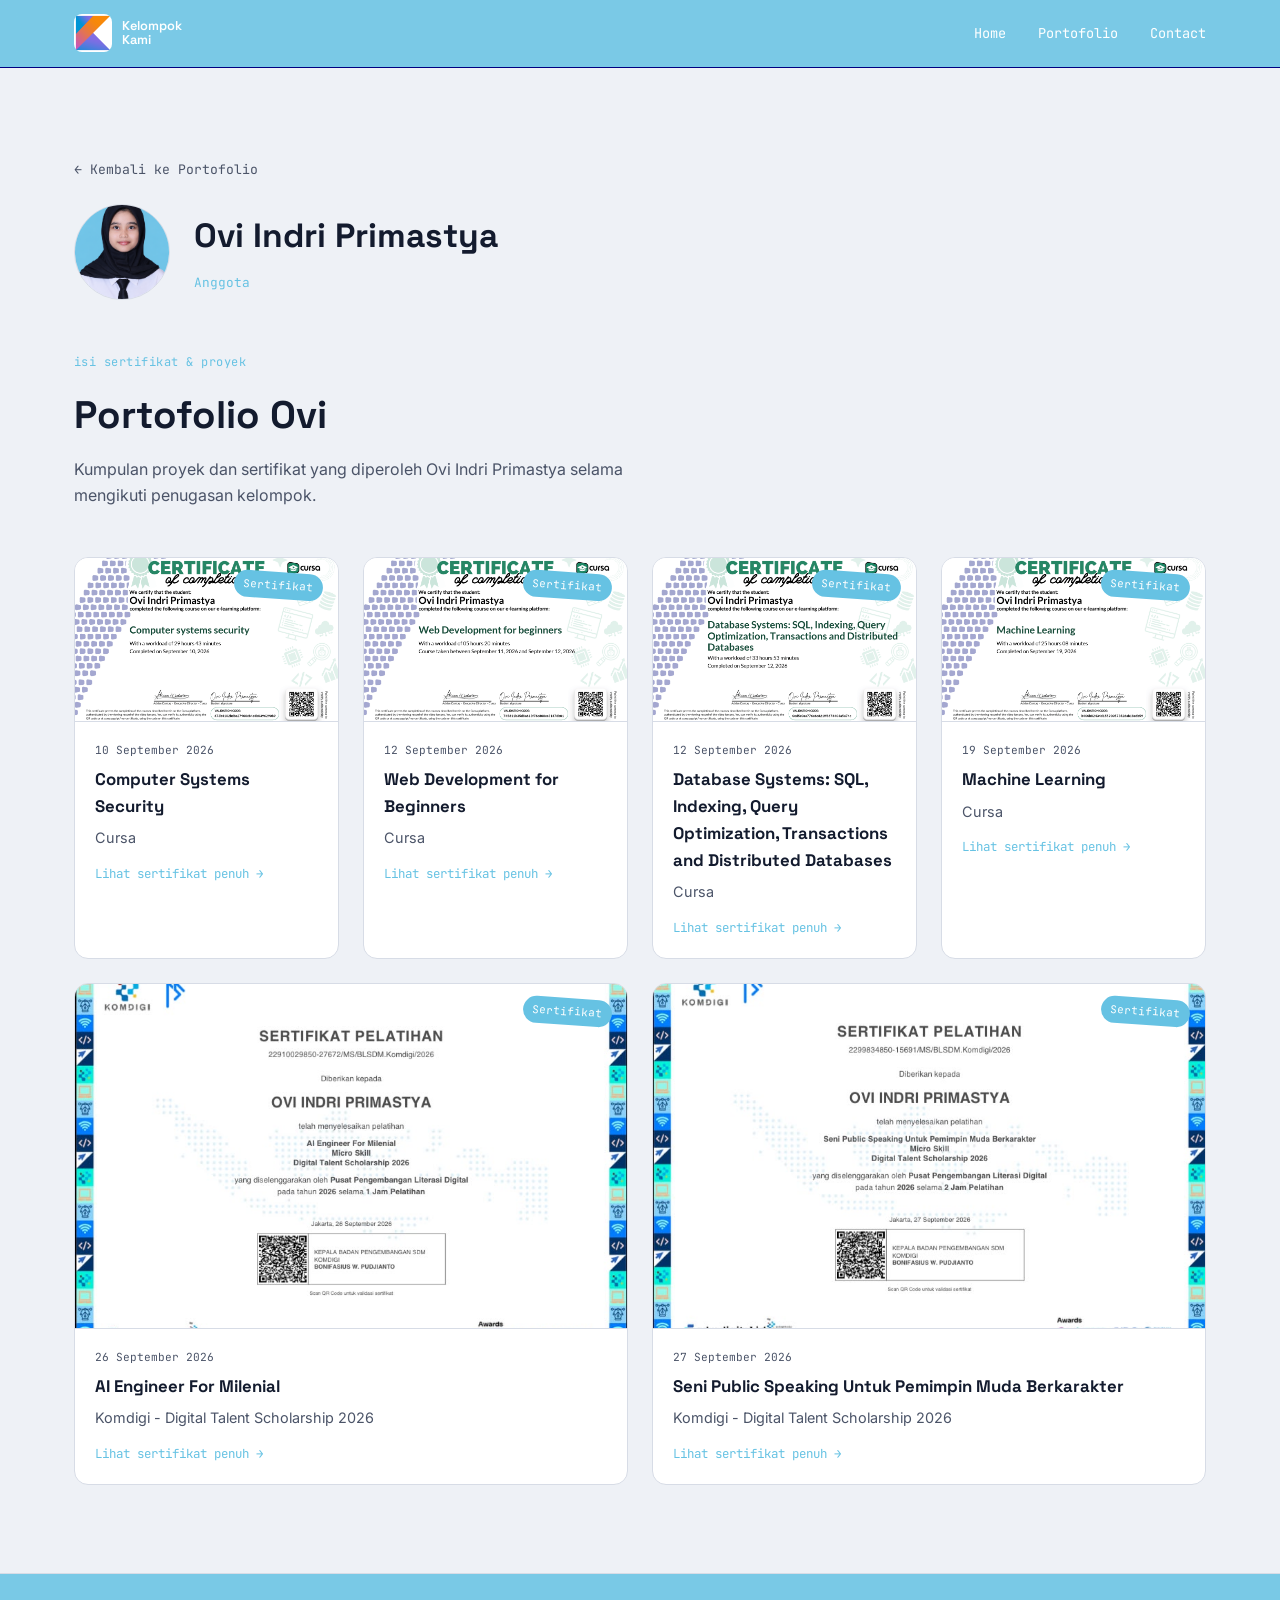
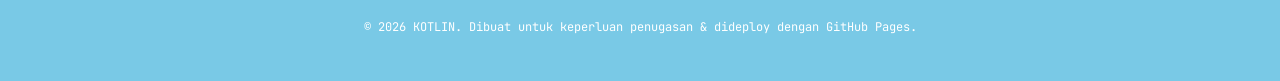
<file: sertifikasi/ovi.html>
<!DOCTYPE html>
<html lang="id">
<head>
<meta charset="UTF-8">
<meta name="viewport" content="width=device-width, initial-scale=1.0">
<title>Ovi Indri Primastya — Portofolio &amp; Sertifikat | KOTLIN</title>

<link rel="preconnect" href="https://fonts.googleapis.com">
<link rel="preconnect" href="https://fonts.gstatic.com" crossorigin>
<link href="https://fonts.googleapis.com/css2?family=Space+Grotesk:wght@500;600;700&family=Inter:wght@400;500;600&family=JetBrains+Mono:wght@400;500&display=swap" rel="stylesheet">

<link rel="stylesheet" href="../style.css">
</head>
<body>

<header class="navbar">
  <div class="navbar__inner">
    <a href="../index.html" class="logo">
      <span class="logo__mark">
        <img src="../asset/logo.jpg" alt="Logo">
      </span>
      <span class="logo__text">Kelompok<br>Kami</span>
    </a>

    <button class="navbar__toggle" id="navToggle" aria-label="Buka menu" aria-expanded="false">
      <span></span><span></span><span></span>
    </button>

    <nav class="navbar__menu" id="navMenu">
      <a href="../index.html#home" class="nav-link">Home</a>
      <a href="../index.html#portofolio" class="nav-link active">Portofolio</a>
      <a href="../index.html#contact" class="nav-link">Contact</a>
    </nav>
  </div>
</header>

<main>
  <section class="section">

    <a href="../index.html#portofolio" class="back-link">← Kembali ke Portofolio</a>

    <div class="member-hero">
      <div class="member-hero__avatar">
        <img src="../asset/foto.ovi.jpg" alt="Foto Ovi Indri Primastya">
      </div>
      <div>
        <h1 class="member-hero__name">Ovi Indri Primastya</h1>
        <span class="member-hero__role">Anggota</span>
      </div>
    </div>

    <div class="section__header">
      <span class="eyebrow">Isi Sertifikat &amp; Proyek</span>
      <h2 class="section__title">Portofolio Ovi</h2>
      <p class="section__desc">Kumpulan proyek dan sertifikat yang diperoleh Ovi Indri Primastya selama mengikuti penugasan kelompok.</p>
    </div>

    <div class="portfolio__grid">

      <article class="card">
        <span class="card__stamp card__stamp--cert">Sertifikat</span>
        <div class="card__thumb">
          <a href="/asset/sertifikat/sertifikat(1)-ovi.jpg" target="_blank" rel="noopener">
            <img src="/asset/sertifikat/sertifikat(1)-ovi.jpg" alt="Sertifikat Ovi Indri Primastya">
          </a>
        </div>
        <div class="card__body">
          <span class="card__meta">10 September 2026</span>
          <h3 class="card__title">Computer Systems Security</h3>
          <p class="card__text">Cursa</p>
          <a href="/asset/sertifikat/sertifikat(1)-ovi.jpg" target="_blank" rel="noopener" class="card__link">Lihat sertifikat penuh →</a>
        </div>
      </article>

      <article class="card">
        <span class="card__stamp card__stamp--cert">Sertifikat</span>
        <div class="card__thumb">
          <a href="/asset/sertifikat/sertifikat(2)-ovi.jpg" target="_blank" rel="noopener">
            <img src="/asset/sertifikat/sertifikat(2)-ovi.jpg" alt="Sertifikat Ovi Indri Primastya">
          </a>
        </div>
        <div class="card__body">
          <span class="card__meta">12 September 2026</span>
          <h3 class="card__title">Web Development for Beginners</h3>
          <p class="card__text">Cursa</p>
          <a href="/asset/sertifikat/sertifikat(2)-ovi.jpg" target="_blank" rel="noopener" class="card__link">Lihat sertifikat penuh →</a>
        </div>
      </article>

      <article class="card">
        <span class="card__stamp card__stamp--cert">Sertifikat</span>
        <div class="card__thumb">
          <a href="/asset/sertifikat/sertifikat(3)-ovi.jpg" target="_blank" rel="noopener">
            <img src="/asset/sertifikat/sertifikat(3)-ovi.jpg" alt="Sertifikat Ovi Indri Primastya">
          </a>
        </div>
        <div class="card__body">
          <span class="card__meta">12 September 2026</span>
          <h3 class="card__title">Database Systems: SQL, Indexing, Query Optimization, Transactions and Distributed Databases</h3>
          <p class="card__text">Cursa</p>
          <a href="/asset/sertifikat/sertifikat(3)-ovi.jpg" target="_blank" rel="noopener" class="card__link">Lihat sertifikat penuh →</a>
        </div>
      </article>

      <article class="card">
        <span class="card__stamp card__stamp--cert">Sertifikat</span>
        <div class="card__thumb">
          <a href="/asset/sertifikat/sertifikat(4)-ovi.jpg" target="_blank" rel="noopener">
            <img src="/asset/sertifikat/sertifikat(4)-ovi.jpg" alt="Sertifikat Ovi Indri Primastya">
          </a>
        </div>
        <div class="card__body">
          <span class="card__meta">19 September 2026</span>
          <h3 class="card__title">Machine Learning</h3>
          <p class="card__text">Cursa</p>
          <a href="/asset/sertifikat/sertifikat(4)-ovi.jpg" target="_blank" rel="noopener" class="card__link">Lihat sertifikat penuh →</a>
        </div>
      </article>

      <article class="card">
        <span class="card__stamp card__stamp--cert">Sertifikat</span>
        <div class="card__thumb">
          <a href="/asset/sertifikat/sertifikat(5)-ovi.jpg" target="_blank" rel="noopener">
            <img src="/asset/sertifikat/sertifikat(5)-ovi.jpg" alt="Sertifikat Ovi Indri Primastya">
          </a>
        </div>
        <div class="card__body">
          <span class="card__meta">26 September 2026</span>
          <h3 class="card__title">AI Engineer For Milenial</h3>
          <p class="card__text">Komdigi - Digital Talent Scholarship 2026</p>
          <a href="/asset/sertifikat/sertifikat(5)-ovi.jpg" target="_blank" rel="noopener" class="card__link">Lihat sertifikat penuh →</a>
        </div>
      </article>

      <article class="card">
        <span class="card__stamp card__stamp--cert">Sertifikat</span>
        <div class="card__thumb">
          <a href="/asset/sertifikat/sertifikat(6)-ovi.jpg" target="_blank" rel="noopener">
            <img src="/asset/sertifikat/sertifikat(6)-ovi.jpg" alt="Sertifikat Ovi Indri Primastya">
          </a>
        </div>
        <div class="card__body">
          <span class="card__meta">27 September 2026</span>
          <h3 class="card__title">Seni Public Speaking Untuk Pemimpin Muda Berkarakter</h3>
          <p class="card__text">Komdigi - Digital Talent Scholarship 2026</p>
          <a href="/asset/sertifikat/sertifikat(6)-ovi.jpg" target="_blank" rel="noopener" class="card__link">Lihat sertifikat penuh →</a>
        </div>
      </article>

    </div>
  </section>
</main>

<footer class="footer">
  <p>© 2026 KOTLIN. Dibuat untuk keperluan penugasan &amp; dideploy dengan GitHub Pages.</p>
</footer>

<script src="../script.js"></script>
</body>
</html>
</file>
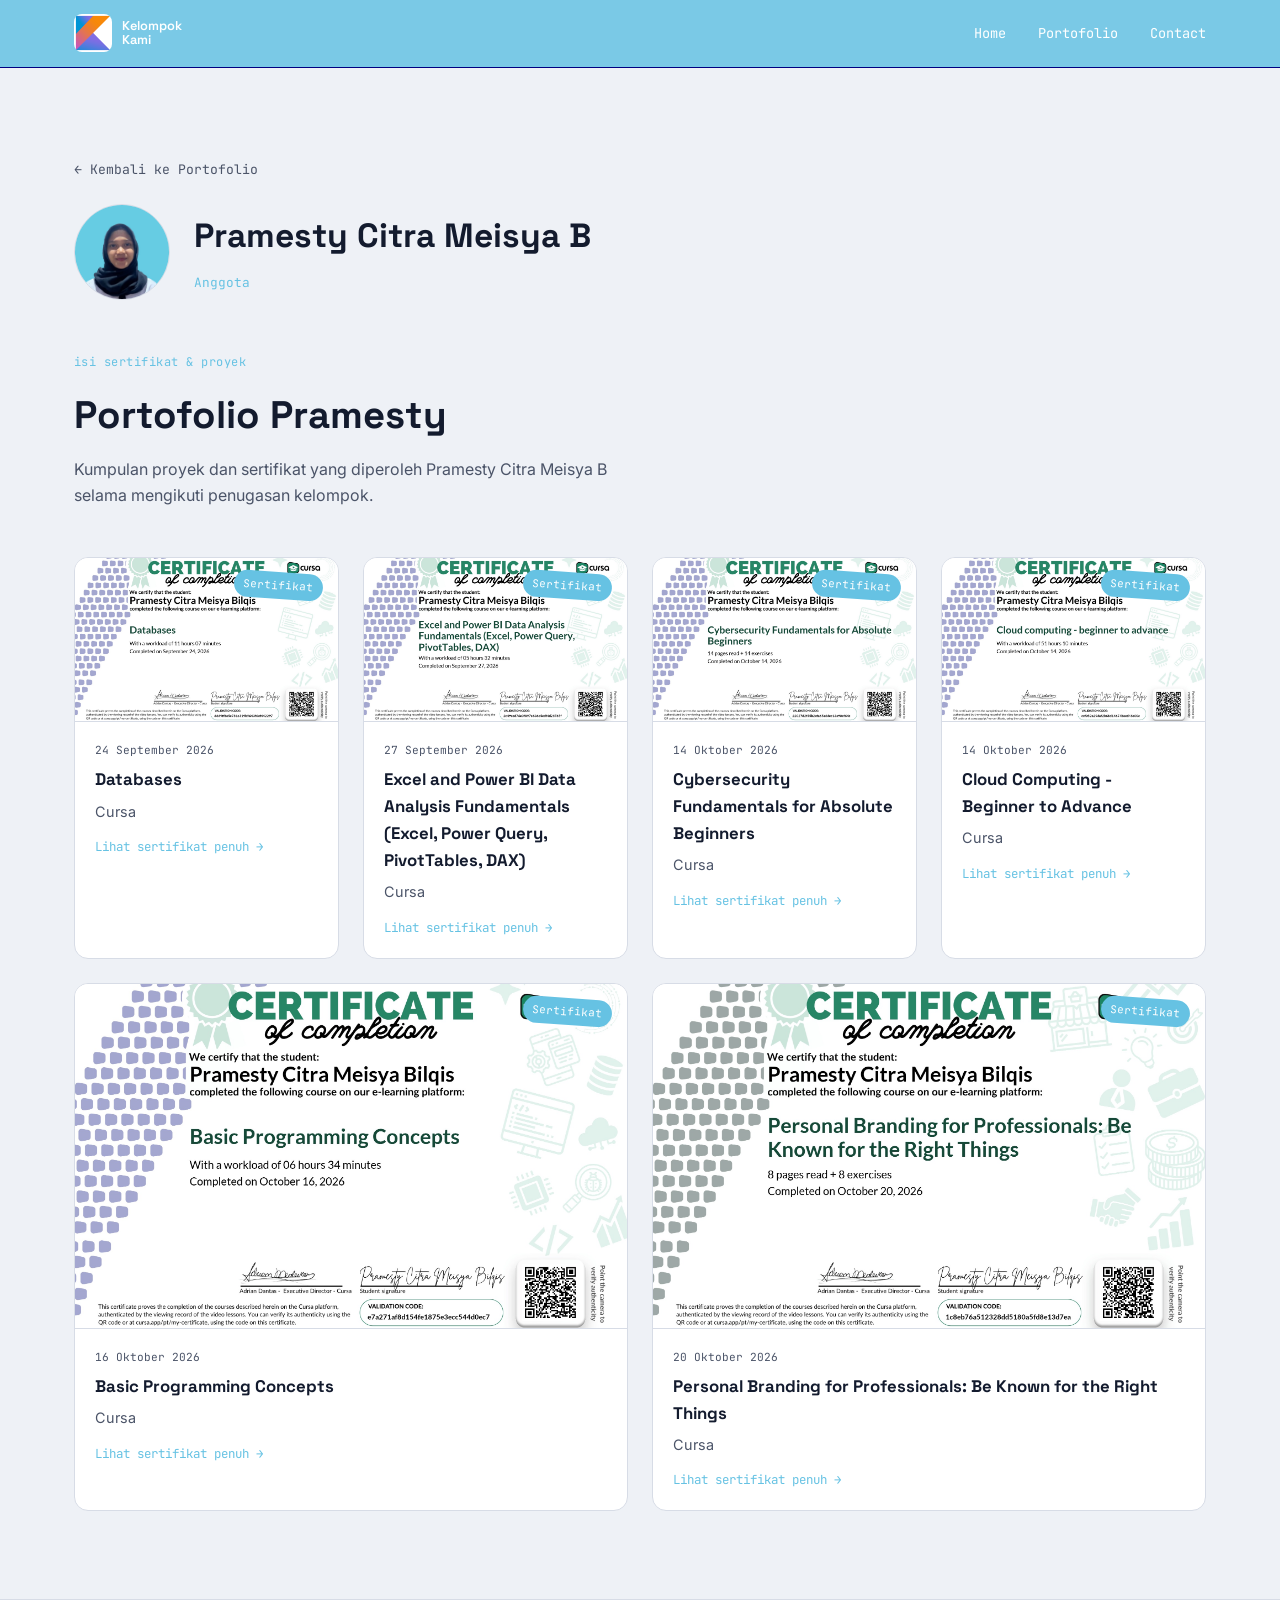
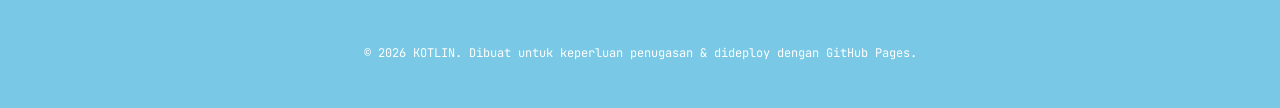
<file: sertifikasi/pramesty.html>
<!DOCTYPE html>
<html lang="id">
<head>
<meta charset="UTF-8">
<meta name="viewport" content="width=device-width, initial-scale=1.0">
<title>Pramesty Citra Meisya B — Portofolio &amp; Sertifikat | KOTLIN</title>

<link rel="preconnect" href="https://fonts.googleapis.com">
<link rel="preconnect" href="https://fonts.gstatic.com" crossorigin>
<link href="https://fonts.googleapis.com/css2?family=Space+Grotesk:wght@500;600;700&family=Inter:wght@400;500;600&family=JetBrains+Mono:wght@400;500&display=swap" rel="stylesheet">

<link rel="stylesheet" href="../style.css">
</head>
<body>

<header class="navbar">
  <div class="navbar__inner">
    <a href="../index.html" class="logo">
      <span class="logo__mark">
        <img src="../asset/logo.jpg" alt="Logo">
      </span>
      <span class="logo__text">Kelompok<br>Kami</span>
    </a>

    <button class="navbar__toggle" id="navToggle" aria-label="Buka menu" aria-expanded="false">
      <span></span><span></span><span></span>
    </button>

    <nav class="navbar__menu" id="navMenu">
      <a href="../index.html#home" class="nav-link">Home</a>
      <a href="../index.html#portofolio" class="nav-link active">Portofolio</a>
      <a href="../index.html#contact" class="nav-link">Contact</a>
    </nav>
  </div>
</header>

<main>
  <section class="section">

    <a href="../index.html#portofolio" class="back-link">← Kembali ke Portofolio</a>

    <div class="member-hero">
      <div class="member-hero__avatar">
        <span style="display:grid;place-items:center;width:100%;height:100%;background:var(--ink);color:var(--paper);font-family:var(--font-mono);">
          <img src="/asset/foto.pramesty.jpg" alt="Foto Pramesty Citra Meisya B" style="width:100%;height:100%;object-fit:cover;">
        </span>
      </div>
      <div>
        <h1 class="member-hero__name">Pramesty Citra Meisya B</h1>
        <span class="member-hero__role">Anggota</span>
      </div>
    </div>

    <div class="section__header">
      <span class="eyebrow">Isi Sertifikat &amp; Proyek</span>
      <h2 class="section__title">Portofolio Pramesty</h2>
      <p class="section__desc">Kumpulan proyek dan sertifikat yang diperoleh Pramesty Citra Meisya B selama mengikuti penugasan kelompok.</p>
    </div>

    <div class="portfolio__grid">

      <article class="card">
        <span class="card__stamp card__stamp--cert">Sertifikat</span>
        <div class="card__thumb">
          <a href="/asset/sertifikat/sertifikat(1)-pramesty.jpg" target="_blank" rel="noopener">
            <img src="/asset/sertifikat/sertifikat(1)-pramesty.jpg" alt="Sertifikat Pramesty Citra Meisya B">
          </a>
        </div>
        <div class="card__body">
          <span class="card__meta">24 September 2026</span>
          <h3 class="card__title">Databases</h3>
          <p class="card__text">Cursa</p>
          <a href="/asset/sertifikat/sertifikat(1)-pramesty.jpg" target="_blank" rel="noopener" class="card__link">Lihat sertifikat penuh →</a>
        </div>
      </article>

      <article class="card">
        <span class="card__stamp card__stamp--cert">Sertifikat</span>
        <div class="card__thumb">
          <a href="/asset/sertifikat/sertifikat(2)-pramesty.jpg" target="_blank" rel="noopener">
            <img src="/asset/sertifikat/sertifikat(2)-pramesty.jpg" alt="Sertifikat Pramesty Citra Meisya B">
          </a>
        </div>
        <div class="card__body">
          <span class="card__meta">27 September 2026</span>
          <h3 class="card__title">Excel and Power BI Data Analysis Fundamentals (Excel, Power Query, PivotTables, DAX)</h3>
          <p class="card__text">Cursa</p>
          <a href="/asset/sertifikat/sertifikat(2)-pramesty.jpg" target="_blank" rel="noopener" class="card__link">Lihat sertifikat penuh →</a>
        </div>
      </article>

      <article class="card">
        <span class="card__stamp card__stamp--cert">Sertifikat</span>
        <div class="card__thumb">
          <a href="/asset/sertifikat/sertifikat(3)-pramesty.jpg" target="_blank" rel="noopener">
            <img src="/asset/sertifikat/sertifikat(3)-pramesty.jpg" alt="Sertifikat Pramesty Citra Meisya B">
          </a>
        </div>
        <div class="card__body">
          <span class="card__meta">14 Oktober 2026</span>
          <h3 class="card__title">Cybersecurity Fundamentals for Absolute Beginners</h3>
          <p class="card__text">Cursa</p>
          <a href="/asset/sertifikat/sertifikat(3)-pramesty.jpg" target="_blank" rel="noopener" class="card__link">Lihat sertifikat penuh →</a>
        </div>
      </article>

      <article class="card">
        <span class="card__stamp card__stamp--cert">Sertifikat</span>
        <div class="card__thumb">
          <a href="/asset/sertifikat/sertifikat(4)-pramesty.jpg" target="_blank" rel="noopener">
            <img src="/asset/sertifikat/sertifikat(4)-pramesty.jpg" alt="Sertifikat Pramesty Citra Meisya B">
          </a>
        </div>
        <div class="card__body">
          <span class="card__meta">14 Oktober 2026</span>
          <h3 class="card__title">Cloud Computing - Beginner to Advance</h3>
          <p class="card__text">Cursa</p>
          <a href="/asset/sertifikat/sertifikat(4)-pramesty.jpg" target="_blank" rel="noopener" class="card__link">Lihat sertifikat penuh →</a>
        </div>
      </article>

      <article class="card">
        <span class="card__stamp card__stamp--cert">Sertifikat</span>
        <div class="card__thumb">
          <a href="/asset/sertifikat/sertifikat(5)-pramesty.jpg" target="_blank" rel="noopener">
            <img src="/asset/sertifikat/sertifikat(5)-pramesty.jpg" alt="Sertifikat Pramesty Citra Meisya B">
          </a>
        </div>
        <div class="card__body">
          <span class="card__meta">16 Oktober 2026</span>
          <h3 class="card__title">Basic Programming Concepts</h3>
          <p class="card__text">Cursa</p>
          <a href="/asset/sertifikat/sertifikat(5)-pramesty.jpg" target="_blank" rel="noopener" class="card__link">Lihat sertifikat penuh →</a>
        </div>
      </article>

      <article class="card">
        <span class="card__stamp card__stamp--cert">Sertifikat</span>
        <div class="card__thumb">
          <a href="/asset/sertifikat/sertifikat(6)-pramesty.jpg" target="_blank" rel="noopener">
            <img src="/asset/sertifikat/sertifikat(6)-pramesty.jpg" alt="Sertifikat Pramesty Citra Meisya B">
          </a>
        </div>
        <div class="card__body">
          <span class="card__meta">20 Oktober 2026</span>
          <h3 class="card__title">Personal Branding for Professionals: Be Known for the Right Things</h3>
          <p class="card__text">Cursa</p>
          <a href="/asset/sertifikat/sertifikat(6)-pramesty.jpg" target="_blank" rel="noopener" class="card__link">Lihat sertifikat penuh →</a>
        </div>
      </article>

    </div>
  </section>
</main>

<footer class="footer">
  <p>© 2026 KOTLIN. Dibuat untuk keperluan penugasan &amp; dideploy dengan GitHub Pages.</p>
</footer>

<script src="../script.js"></script>
</body>
</html>
</file>
<file: style.css>
:root {
  --ink: #131B2E;
  --ink-soft: #4B5468;     
  --paper: #EEF1F6;        
  --paper-alt: #FFFFFF;
  --line: #D7DCE6;         
  --amber: #FFB100;        
  --teal: #2FA792;        
  --font-display: "Space Grotesk", sans-serif;
  --font-body: "Inter", sans-serif;
  --font-mono: "JetBrains Mono", monospace;
  --max-width: 1180px;
  --radius: 14px;
}

* { box-sizing: border-box; }

html { scroll-behavior: smooth; }

body {
  margin: 0;
  background: var(--paper);
  color: var(--ink);
  font-family: var(--font-body);
  line-height: 1.6;
  -webkit-font-smoothing: antialiased;
}

img { max-width: 100%; display: block; }

a { color: inherit; text-decoration: none; }

.eyebrow {
  display: inline-block;
  font-family: var(--font-mono);
  font-size: 0.75rem;
  letter-spacing: 0.04em;
  color: rgb(102, 194, 227);
  text-transform: lowercase;
  margin-bottom: 0.75rem;
}

.navbar {
  position: sticky;
  top: 0;
  z-index: 100;
  background: rgba(102, 194, 227, 0.85);
  backdrop-filter: blur(8px);
  border-bottom: 1px solid #000080;
}

.navbar__inner {
  max-width: var(--max-width);
  margin: 0 auto;
  padding: 0.9rem 1.5rem;
  display: flex;
  align-items: center;
  justify-content: space-between;
}

.logo {
  display: flex;
  align-items: center;
  gap: 0.6rem;
}

.logo__mark {
  display: grid;
  place-items: center;
  width: 38px;
  height: 38px;
  border-radius: 8px;
  background: var(--ink);
  color: var(--paper);
  font-family: var(--font-mono);
  font-size: 0.8rem;
  font-weight: 500;
  overflow: hidden;
}

.logo__mark img {
  width: 100%;
  height: 100%;
  object-fit: cover;
}

.logo__text {
  font-family: var(--font-display);
  font-weight: 600;
  font-size: 0.8rem;
  line-height: 1.15;
  color: var(--paper-alt);
}

.navbar__menu {
  display: flex;
  align-items: center;
  gap: 2rem;
}

.nav-link {
  font-family: var(--font-mono);
  font-size: 0.85rem;
  color: var(--paper-alt);
  position: relative;
  padding: 0.25rem 0;
  transition: color 0.2s ease;
}

.nav-link:hover {
  color: var(--ink);
  text-decoration: bold;
}
.nav-link.active {
  color: var(--paper-alt);
}

.nav-link.active::after {
  content: "";
  position: absolute;
  left: 0;
  bottom: -4px;
  width: 100%;
  height: 2px;
  background: var(--paper-alt);
}

.navbar__toggle {
  display: none;
  flex-direction: column;
  justify-content: center;
  gap: 5px;
  width: 34px;
  height: 34px;
  background: none;
  border: none;
  cursor: pointer;
}

.navbar__toggle span {
  width: 100%;
  height: 2px;
  background: var(--ink);
  border-radius: 2px;
  transition: transform 0.25s ease, opacity 0.25s ease;
}

.section {
  max-width: var(--max-width);
  margin: 0 auto;
  padding: 5.5rem 1.5rem;
}

.section__header {
  max-width: 560px;
  margin-bottom: 3rem;
}

.section__title {
  font-family: var(--font-display);
  font-size: clamp(1.8rem, 3vw, 2.4rem);
  margin: 0 0 0.75rem;
}

.section__desc {
  color: var(--ink-soft);
  margin: 0;
}

.btn {
  display: inline-block;
  margin-top: 2rem;
  padding: 0.85rem 1.6rem;
  background: var(--ink);
  color: var(--paper);
  font-family: var(--font-mono);
  font-size: 0.85rem;
  border-radius: 999px;
  transition: transform 0.2s ease, background 0.2s ease;
}

.btn:hover {
  background: #66C2E3;
  transform: translateY(-2px);
}

.btn--ghost {
  background: transparent;
  color: var(--ink);
  border: 1px solid var(--line);
}

.btn--ghost:hover {
  background: var(--ink);
  color: var(--paper);
}

.hero {
  padding-top: 4rem;
}

.hero__inner {
  display: flex;
  justify-content: space-between;
  align-items: center;
  gap: 3rem;
}

.hero__content {
  flex: 1 1 480px;
  max-width: 560px;
}

.hero__title {
  font-family: var(--font-display);
  font-size: clamp(2.2rem, 5vw, 3.4rem);
  line-height: 1.1;
  margin: 0 0 1.25rem;
}

.hero__title .accent {
  color: #66C2E3;
}

.hero__desc {
  color: var(--ink-soft);
  max-width: 480px;
}

.hero__members {
  list-style: none;
  margin: 2rem 0 0;
  padding: 1.25rem 0 0;
  border-top: 1px solid var(--line);
  display: flex;
  flex-wrap: wrap;
  gap: 1.5rem 2.25rem;
}

.hero__members li {
  display: flex;
  flex-direction: column;
  gap: 0.15rem;
}

.hero__members-name {
  font-weight: 600;
  font-size: 0.95rem;
}

.hero__members-role {
  font-family: var(--font-mono);
  font-size: 0.75rem;
  color: var(--ink-soft);
}

.hero__media {
  flex: 0 1 auto;
  margin: 0 auto;
  display: flex;
  justify-content: flex-end;
  border: 2px solid var(--line);
  border-radius: var(--radius);
}

.hero__media:hover {
  border-color: #66C2E3;
  transform: translateY(-6px);
  box-shadow: 0 20px 40px -24px rgba(16, 21, 31, 0.986);
  transition: transform 0.4s ease, box-shadow 0.4s ease, border-color 0.4s ease;
}

.hero__photo-frame {
  position: relative;
  border-radius: var(--radius);
  overflow: hidden;
  border: 1px solid var(--line);
  box-shadow: 0 24px 48px -24px rgba(19, 27, 46, 0.35);
  width: 100%;
  max-width: 500px;
  aspect-ratio: 3 / 2;
}

.hero__photo {
  width: 100%;
  height: 100%;
  object-fit: cover;
}

.hero__photo-tag {
  position: absolute;
  left: 0.9rem;
  bottom: 0.9rem;
  background: var(--paper-alt);
  color: var(--ink);
  font-family: var(--font-mono);
  font-size: 0.7rem;
  padding: 0.35rem 0.7rem;
  border-radius: 999px;
}

.portfolio__grid {
  display: flex;
  flex-direction: row;
  flex-wrap: wrap;
  gap: 1.5rem;
}

.member-card {
  flex: 1 1 220px;
  background: var(--paper-alt);
  border: 1px solid var(--line);
  border-radius: var(--radius);
  padding: 2rem 1.5rem;
  display: flex;
  flex-direction: column;
  align-items: center;
  text-align: center;
  gap: 0.35rem;
  cursor: pointer;
  transition: transform 0.2s ease, box-shadow 0.2s ease, border-color 0.2s ease;
}

.member-card:hover {
  transform: translateY(-4px);
  box-shadow: 0 20px 40px -24px rgba(19, 27, 46, 0.3);
  border-color: #66C2E3;
}

.member-card__avatar {
  width: 84px;
  height: 84px;
  border-radius: 50%;
  overflow: hidden;
  background: var(--ink);
  margin-bottom: 0.75rem;
  border: 2px solid var(--paper);
  box-shadow: 0 0 0 1px var(--line);
}

.member-card__avatar img {
  width: 100%;
  height: 100%;
  object-fit: cover;
}

.member-card__avatar--initial {
  display: grid;
  place-items: center;
  color: var(--paper);
  font-family: var(--font-mono);
  font-size: 1.1rem;
}

.member-card__name {
  font-family: var(--font-display);
  font-size: 1.02rem;
  margin: 0;
}

.member-card__role {
  font-family: var(--font-mono);
  font-size: 0.72rem;
  color: var(--ink-soft);
}

.member-card__cta {
  margin-top: 0.75rem;
  font-family: var(--font-mono);
  font-size: 0.78rem;
  color: #66C2E3;
}

.card {
  position: relative;
  flex: 1 1 260px;
  background: var(--paper-alt);
  border: 1px solid var(--line);
  border-radius: var(--radius);
  overflow: hidden;
  display: flex;
  flex-direction: column;
  transition: transform 0.2s ease, box-shadow 0.2s ease;
}

.card:hover {
  transform: translateY(-4px);
  box-shadow: 0 20px 40px -24px rgba(19, 27, 46, 0.3);
}

.card__stamp {
  position: absolute;
  top: 0.9rem;
  right: 0.9rem;
  z-index: 2;
  background: var(--amber);
  color: var(--ink);
  font-family: var(--font-mono);
  font-size: 0.68rem;
  padding: 0.3rem 0.6rem;
  border-radius: 999px;
  transform: rotate(4deg);
}

.card__stamp--cert {
  background: #66C2E3;
  color: var(--paper-alt);
}

.card__thumb {
  aspect-ratio: 16 / 10;
  overflow: hidden;
  border-bottom: 1px solid var(--line);
}

.card__thumb img {
  width: 100%;
  height: 100%;
  object-fit: cover;
}

.card__thumb a {
  display: block;
  width: 100%;
  height: 100%;
}

.card__body {
  padding: 1.25rem;
  display: flex;
  flex-direction: column;
  gap: 0.4rem;
}

.card__meta {
  font-family: var(--font-mono);
  font-size: 0.7rem;
  color: var(--ink-soft);
}

.card__title {
  font-family: var(--font-display);
  font-size: 1.05rem;
  margin: 0;
}

.card__text {
  color: var(--ink-soft);
  font-size: 0.9rem;
  margin: 0;
}

.card__link {
  margin-top: 0.5rem;
  font-family: var(--font-mono);
  font-size: 0.78rem;
  color: #66C2E3;
}

.member-hero {
  display: flex;
  align-items: center;
  gap: 1.5rem;
  margin-bottom: 3rem;
  flex-wrap: wrap;
}

.member-hero__avatar {
  width: 96px;
  height: 96px;
  border-radius: 50%;
  overflow: hidden;
  border: 1px solid var(--line);
  flex-shrink: 0;
}

.member-hero__avatar img {
  width: 100%;
  height: 100%;
  object-fit: cover;
}

.member-hero__name {
  font-family: var(--font-display);
  font-size: clamp(1.6rem, 3vw, 2.1rem);
  margin: 0 0 0.35rem;
}

.member-hero__role {
  font-family: var(--font-mono);
  font-size: 0.8rem;
  color: #66C2E3;
}

.back-link {
  display: inline-flex;
  align-items: center;
  gap: 0.4rem;
  font-family: var(--font-mono);
  font-size: 0.82rem;
  color: var(--ink-soft);
  margin-bottom: 1.5rem;
}

.back-link:hover {
  color: var(--ink);
}

.cert-viewer {
  max-width: 900px;
  margin: 0 auto;
  padding: 3rem 1.5rem 5rem;
}

.cert-viewer__frame {
  border: 1px solid var(--line);
  border-radius: var(--radius);
  overflow: hidden;
  background: var(--paper-alt);
  box-shadow: 0 24px 48px -24px rgba(19, 27, 46, 0.25);
}

.cert-viewer__frame img {
  width: 100%;
  height: auto;
  display: block;
}

.cert-viewer__meta {
  margin-top: 1.5rem;
}

.cert-viewer__title {
  font-family: var(--font-display);
  font-size: 1.4rem;
  margin: 0 0 0.5rem;
}

.cert-viewer__desc {
  color: var(--ink-soft);
  margin: 0;
}

.contact__grid {
  display: flex;
  flex-direction: row;
  flex-wrap: wrap;
  gap: 1.5rem;
}

.contact-card {
  flex: 1 1 220px;
  background: var(--paper-alt);
  border: 1px solid var(--line);
  border-radius: var(--radius);
  padding: 1.75rem 1.5rem;
  text-align: center;
}

.contact-card__avatar {
  width: 56px;
  height: 56px;
  margin: 0 auto 1rem;
  border-radius: 50%;
  background: var(--ink);
  color: var(--paper);
  display: grid;
  place-items: center;
  font-family: var(--font-mono);
  font-size: 0.85rem;
}

.profile-img {
  width: 56px;
  height: 56px;
  object-fit: cover;
  border-radius: 50%;
}


.contact-card__name {
  font-family: var(--font-display);
  font-size: 1rem;
  margin: 0 0 1rem;
}

.contact-card__links {
  display: flex;
  flex-direction: column;
  gap: 0.5rem;
}

.contact-card__links a {
  font-family: var(--font-mono);
  font-size: 0.82rem;
  color: var(--ink-soft);
  border: 1px solid var(--line);
  border-radius: 999px;
  padding: 0.5rem 0.9rem;
  transition: background 0.2s ease, color 0.2s ease, border-color 0.2s ease;
}

.contact-card__links a:hover {
  background: var(--ink);
  border-color: var(--ink);
  color: var(--paper);
}

.footer {
  border-top: 1px solid var(--line);
  padding: 2rem 1.5rem;
  text-align: center;
  font-family: var(--font-mono);
  font-size: 0.75rem;
  color: var(--paper-alt);
  background: rgba(102, 194, 227, 0.85);
}

@media (max-width: 860px) {

  .navbar__toggle {
    display: flex;
  }

  .navbar__menu {
    position: absolute;
    top: 100%;
    left: 0;
    right: 0;
    flex-direction: column;
    align-items: flex-start;
    gap: 0;
    background: rgba(102, 194, 227, 0.85);
    border-bottom: 1px solid var(--line);
    max-height: 0;
    overflow: hidden;
    transition: max-height 0.3s ease;
  }

  .navbar__menu.is-open {
    max-height: 240px;
  }

  .navbar__menu .nav-link {
    width: 100%;
    padding: 1rem 1.5rem;
    border-bottom: 1px solid var(--line);
  }

  .hero__inner {
    flex-direction: column;
    align-items: stretch;
  }

  .hero__media {
    justify-content: center;
    width: 100%;
    order: -1;
  }

  .hero__photo-frame {
    width: 100%;
    max-width: 500px;
    aspect-ratio: 3 / 2;
  }

  .portfolio__grid,
  .contact__grid {
    flex-direction: column;
  }

  .member-hero {
    flex-direction: column;
    text-align: center;
  }
}
</file>
